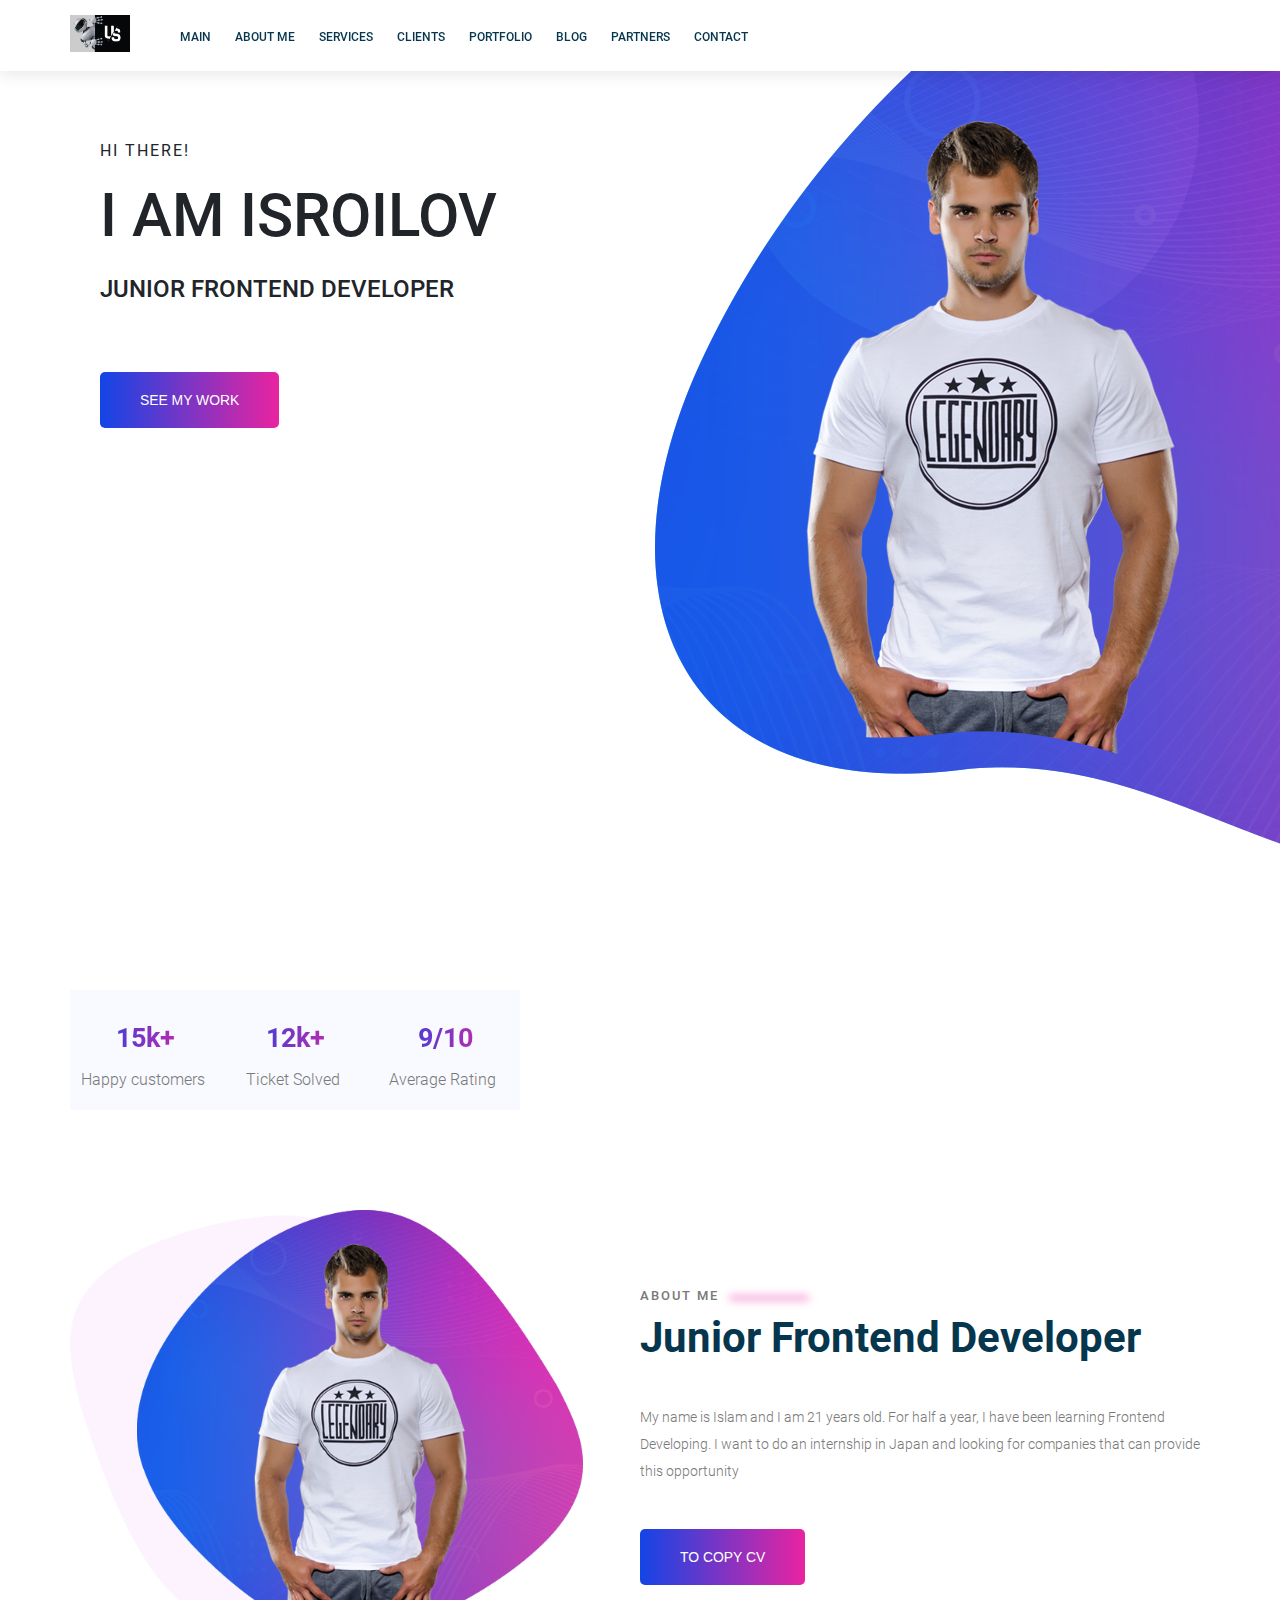
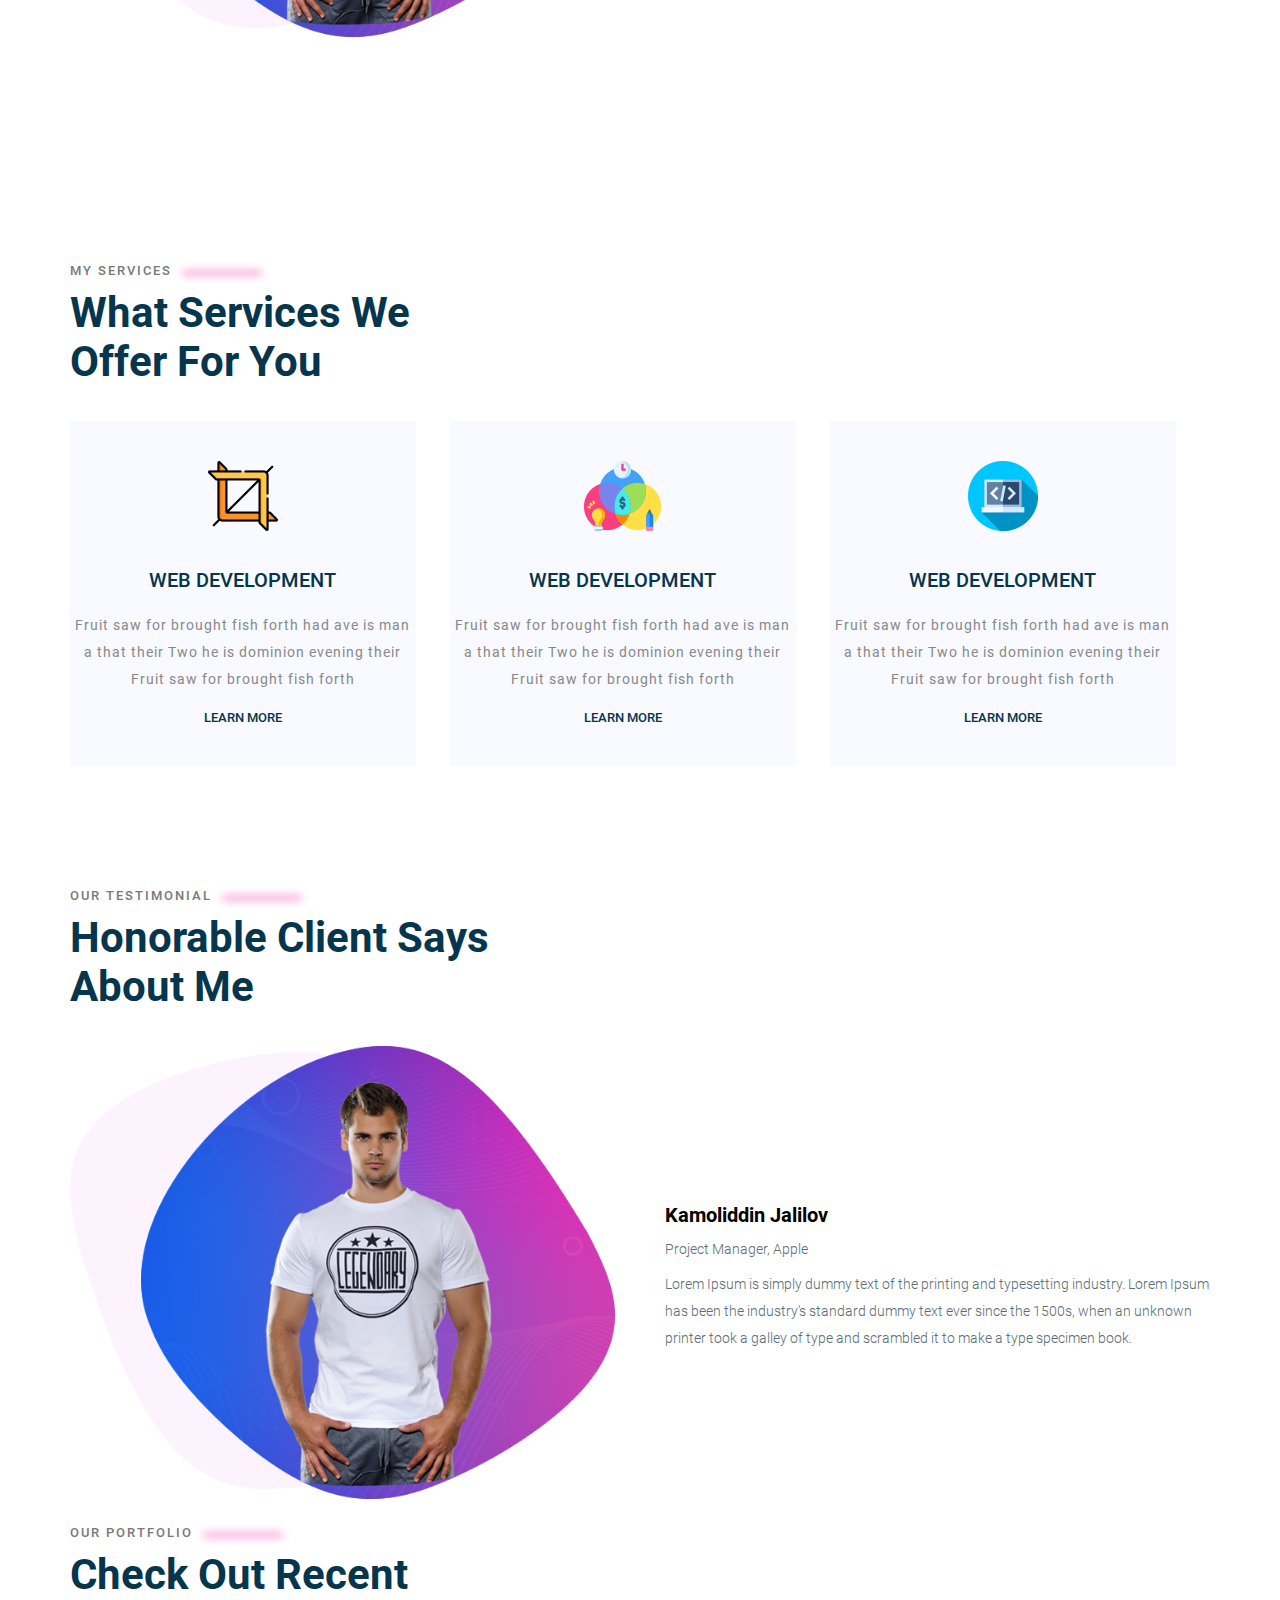
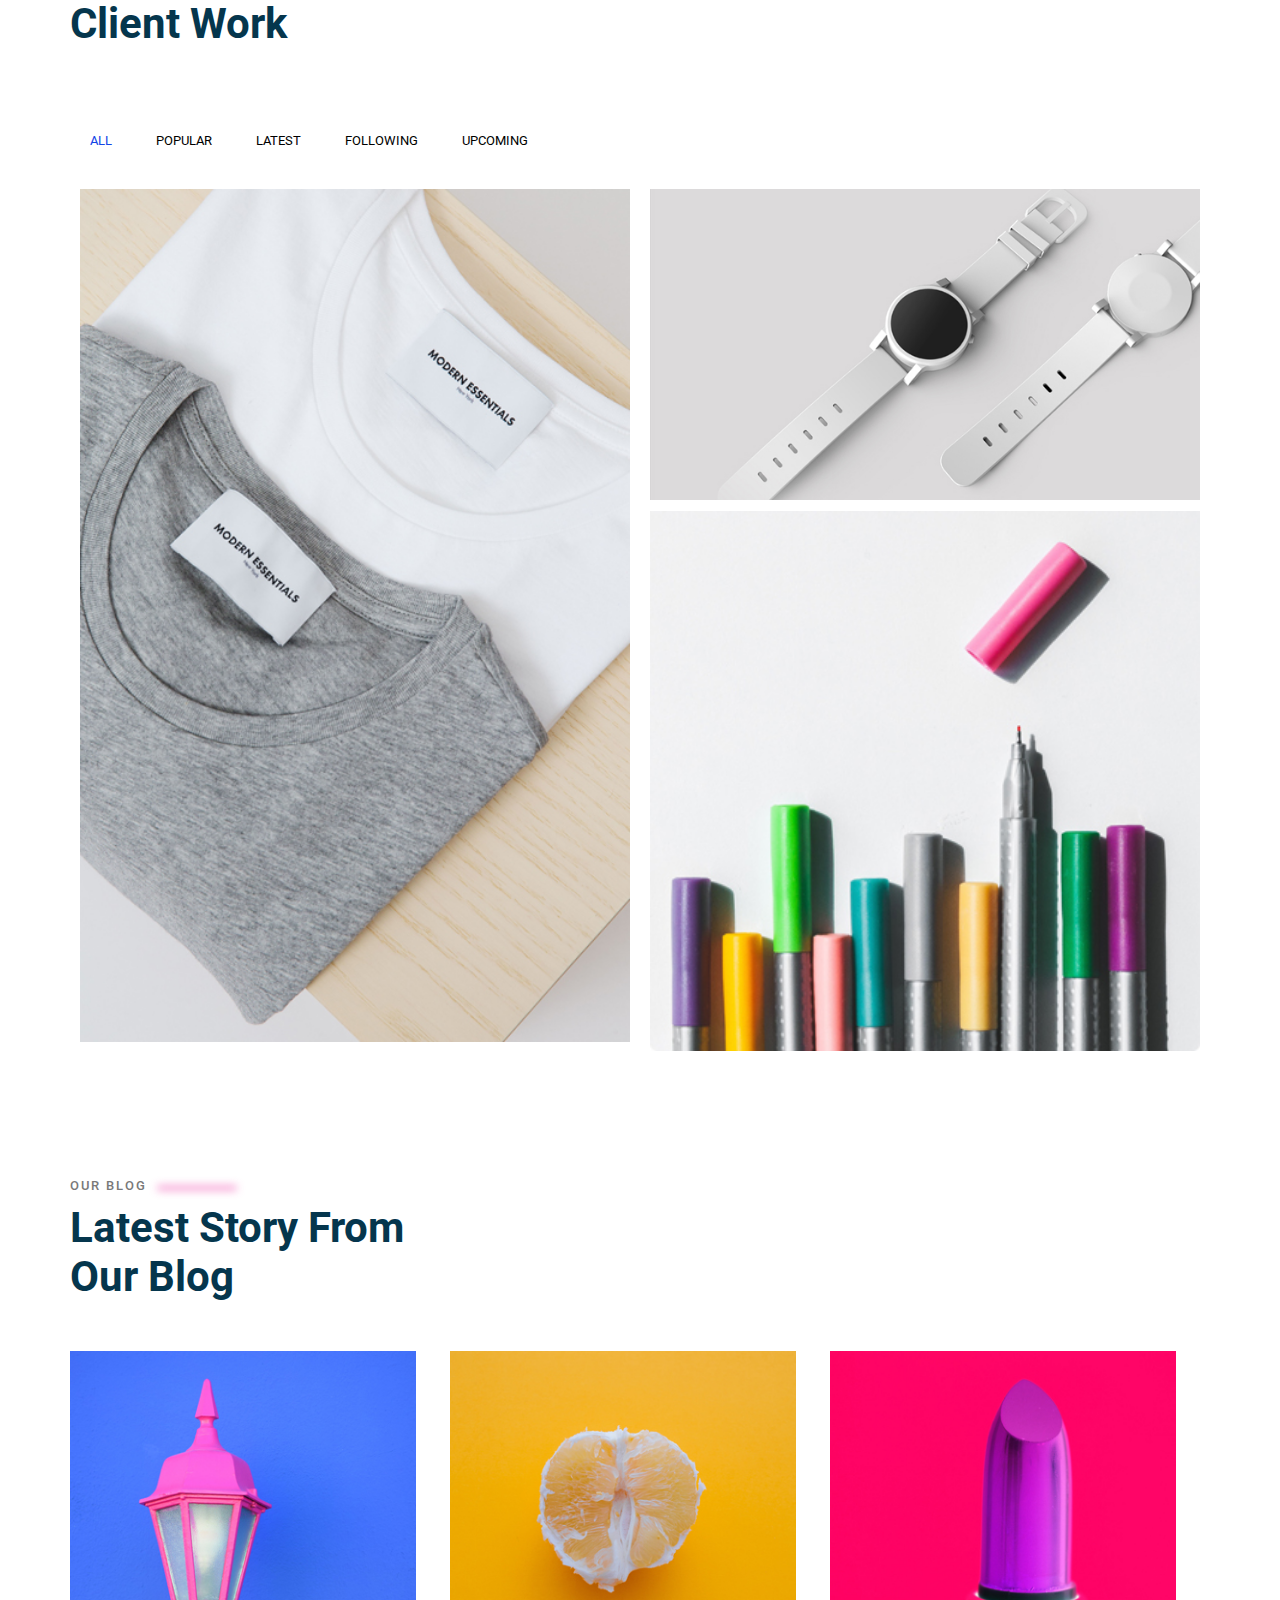
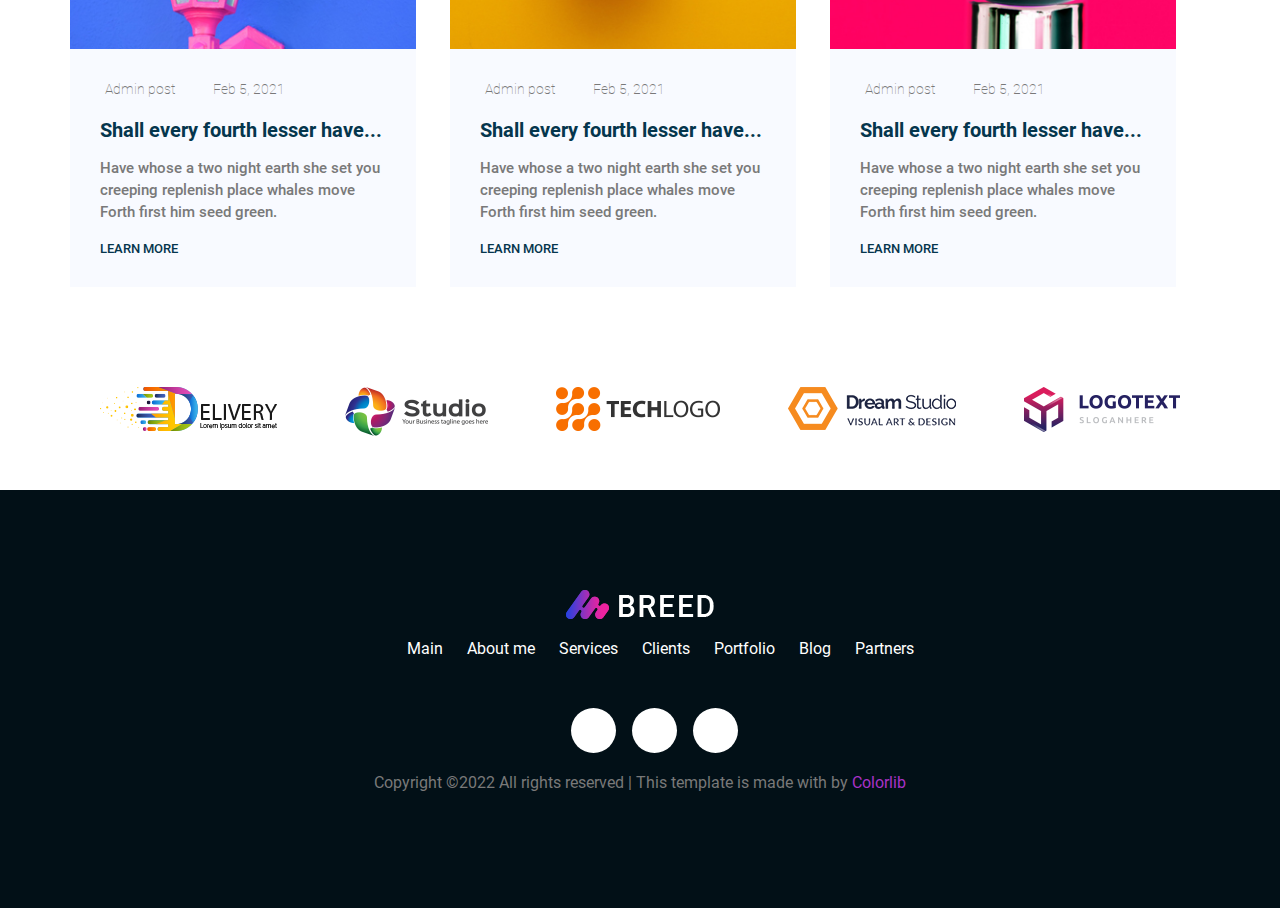
<file: index.html>
<!DOCTYPE html>
<html lang="en">

<head>
  <title>Portfolio </title>
  <meta name="viewport" content="width=device-width, initial-scale=1.0">
  <link rel="stylesheet" href="https://cdnjs.cloudflare.com/ajax/libs/font-awesome/6.1.1/css/all.min.css" integrity="sha512-KfkfwYDsLkIlwQp6LFnl8zNdLGxu9YAA1QvwINks4PhcElQSvqcyVLLD9aMhXd13uQjoXtEKNosOWaZqXgel0g==" crossorigin="anonymous" referrerpolicy="no-referrer" />
  <link rel="stylesheet" href="css-styles/main.css">
  <link rel="stylesheet" href="css-styles/shared.css">

</head>

<body>
  <!--Header section -->

  <header class="main-header">
    <div class="container">
    <div class="main-header__brand">
      <a href="index.html" target="_blank">
        <img src="images/photo_2021-04-21_22-59-34.jpg" alt="Logo">
      </a>
    </div>
    <nav class="main-navigation">
      <ul class="main-navigation__items">
        <li class="main-navigation__item active">
          <a href="#main-section"> Main </a>
        </li>
        <li class="main-navigation__item">
          <a href="#about-me">About me</a>
        </li>
        <li class="main-navigation__item">
          <a href="#services">Services</a>
        </li>
        <li class="main-navigation__item">
          <a href="#clients">Clients</a>
        </li>
        <li class="main-navigation__item">
          <a href="#portfolio">Portfolio</a>
        </li>
        <li class="main-navigation__item">
          <a href="#blog">Blog</a>
        </li>
        <li class="main-navigation__item">
          <a href="#partners">Partners</a>
        </li>
        <li class="main-navigation__item">
          <a href="./contact.html">Contact</a>
        </li>
      </ul>
    </nav>
  </div>
  </header>

<!--/Header section--> 

<!--Main section-->
<div class="main-banner">
<div class="container">
  <section id="main-section" class="main-section">
    <div class="main-section__info">
      <h4 class="main-section__welcome to-uppercase">Hi there!</h4>
      <h1 class="main-section__introduction to-uppercase">I am Isroilov</h1>
      <h3 class="main-section__position to-uppercase">Junior Frontend Developer</h3>
      <div class="main-section__social-networks">
        <a href="https://t.me/i_Isroilov">
          <i class="fa-brands fa-telegram"></i>
        </a>
        <a href="https://www.instagram.com/isroilovislomjon1">
          <i class="fa-brands fa-instagram"></i>
        </a>
        <a href="https://www.facebook.com/isroilov.islomjon">
          <i class="fa-brands fa-facebook"></i>
        </a>
      </div>
      <button type="button" class=" button main-section__action to-uppercase">See my work</button>
  
    </div>
    <div class="main-section__image">
      <img src="./images/home-right.png" alt="Image">  
  
    </div>
  </section>
  <div class="clearfix"></div>
</div>
</div>
<!--/Main section-->

<!--Statistics-->
<div class="container">
  <section id="statistics" class="statistics">
    <div class="statistics__item">
      <h3 class="statistics__number">
        15k+
      </h3>
      <p class="statistics__title">
        Happy customers
      </p>
    </div>
    <div class="statistics__item">
      <h3 class="statistics__number">
         12k+
      </h3>
      <p class="statistics__title">
        Ticket Solved
      </p>
    </div>
    <div class="statistics__item">
      <h3 class="statistics__number">
        9/10
      </h3>
      <p class="statistics__title">
        Average Rating
      </p>
    </div>
  </section>
</div>
<!--/Statistics-->

<!--About me-->

  <div class="container">
    <section id="about-me" class="about-me">
      <div class="about-me__image">
        <img src="./images/about-us.png" alt="About me image">
      </div>
      <div class="about-me__info">
        <h5 class="section-subtitle">About me <span class="blur-line"></span></h5>
        
        <h3 class="section-title"> Junior Frontend Developer</h3>
        <p class="about-me__description">
          My name is Islam and I am 21 years old. For half a year, I have been learning Frontend Developing. 
          I want to do an internship in Japan and looking for companies that can provide this opportunity
        </p>
        <button type="button" class="button to-uppercase about-me__action">
          To copy CV
    
        </button>
      </div>
    </section>   
    <div class="clearfix"></div>
  
  </div>

<!--/About me section-->

<!--Services-->
<div class="container">
  <section id="services" class="services">
  <h5 class="section-subtitle"> My services <span class="blur-line"></span></h5>
  <h2 class="section-title">What services We <br> offer for you </h2>
  <div class="services-cards">
    <div class="service-card">
      <img class="service-card__icon" src="./images/s1.png" alt="service-card__icon">
      <h5 class="service-card__title">Web development</h5>
      <p class="service-card__description">Fruit saw for brought fish forth had ave is man a that their Two he is dominion evening their Fruit saw for brought fish forth</p>
      <a href="#" class="service-card__link">
        Learn more
      </a>
    </div>
  

  
    <div class="service-card">
      <img class="service-card__icon" src="./images/s2.png" alt="service-card__icon">
      <h5 class="service-card__title">Web development</h5>
      <p class="service-card__description">Fruit saw for brought fish forth had ave is man a that their Two he is dominion evening their Fruit saw for brought fish forth</p>
      <a href="#" class="service-card__link">
        Learn more
      </a>
    </div>
  

  
    <div class="service-card">
      <img class="service-card__icon" src="./images/s3.png" alt="service-card__icon">
      <h5 class="service-card__title">Web development</h5>
      <p class="service-card__description">Fruit saw for brought fish forth had ave is man a that their Two he is dominion evening their Fruit saw for brought fish forth</p>
      <a href="#" class="service-card__link">
        Learn more
      </a>
    </div>
  </div>
</section></div>

<!--/Services-->

<!--Testimonials-->
<div class="container">
<section id="clients" class="clients">
    <h5 class="section-subtitle"> Our Testimonial <span class="blur-line"></span></h5>
    <h2 class="section-title">Honorable client says <br> about me </h2>
    <div class="client-items">
      <div class="client-item">
        <div class="client-item__image">
          <img src="./images/about-us.png" alt="Client Image">

        </div>
        <div class="client-item__info">
          <h3 class="client-item__name "> Kamoliddin Jalilov</h3>
          <p class="client-item__position">Project Manager, Apple</p>
          <p class="client-item__review">Lorem Ipsum is simply dummy text of the printing and typesetting industry. Lorem Ipsum has been the industry's standard dummy text ever since the 1500s, when an unknown printer took a galley of type and scrambled it to make a type specimen book.</p>
          <div class="client-item__rate">
            <i class="fas fa-star"></i>
            <i class="fas fa-star"></i>
            <i class="fas fa-star"></i>
            <i class="fas fa-star"></i>
            <i class="fas fa-star"></i>
            
          </div>
        </div>
        

      </div>  

    </div>
    <div class="clearfix"></div>
</section>
</div>
<!--/Testimonials-->

<!--Portfolio-->
<div class="container">
  <section id="portfolio" class="portfolio">
    <h5 class="section-subtitle"> Our Portfolio <span class="blur-line"></span></h5>
      <h2 class="section-title">Check out recent <br> client work </h2>
     <div class="portfolio-nav">
      <ul class="portfolio-nav__items">
        <li class="active"> All</li>
        <li>Popular</li>
        <li>Latest</li>
        <li>Following</li>
        <li>Upcoming</li>
      </ul>
     </div>
      <div class="portfolio-items">
        <div class="portfolio-item">
          <img src="./images/p1.jpg" alt="Portfolio_image 1"  class="portfolio-item__image">
          <div class="portfolio-item__overlay"></div>
          <div class="portfolio-item__info">
            <h4>
              <a href="#">Portfolio item 1</a>
            </h4>
            <p>About my work</p>
          </div>
        </div>

        <div class="portfolio-item portfolio-item-2 ">
          <img src="./images/p4.jpg" alt="Portfolio_image 2"  class="portfolio-item__image">
          <div class="portfolio-item__overlay"></div>
          <div class="portfolio-item__info">
            <h4>
              <a href="#">Portfolio item 2</a>
            </h4>
            <p>About my work</p>
          </div>
        </div>
        <div class="portfolio-item portfolio-item-3 ">
          <img src="./images/p6.jpg" alt="Portfolio_image 2"  class="portfolio-item__image">
          <div class="portfolio-item__overlay"></div>
          <div class="portfolio-item__info">
            <h4>
              <a href="#">Portfolio item 2</a>
            </h4>
            <p>About my work</p>
          </div>
        </div>

      </div>
  </section>
</div>

<!--/Portfolio-->

<!--Blog section-->
<div class="container">
<section id="blog" class="blog">
    <h5 class="section-subtitle"> Our blog <span class="blur-line"></span></h5>
    <h2 class="section-title">Latest story from <br> Our blog</h2>
    <div class="blog-items">
      <div class="blog-item">
        <div class="blog-item__image">
          <img src="./images/b1.jpg" alt="Blog-1 image">
        </div>
        <div class="blog-item__info">
          <div class="blog-item__main-info">
            <span class="blog-item__author">
              <i class="fa fa-user"></i>
              Admin post
            </span>
            <span class="blog-item__date">
              <i class="fa fa-calendar"></i>
              Feb 5, 2021
            </span>
          </div>
          <h4 class="blog-item__title">
            Shall every fourth lesser have...
          </h4>
         
          <p class="blog-item__description">Have whose a two night earth she set you creeping
             replenish place whales move Forth first him seed green.
          </p>
          <a href="#" class="blog-item__link">
            Learn more
          </a>
        </div>
      </div>

      <div class="blog-item">
        <div class="blog-item__image">
          <img src="./images/b2.jpg" alt="Blog-1 image">
        </div>
        <div class="blog-item__info">
          <div class="blog-item__main-info">
            <span class="blog-item__author">
              <i class="fa fa-user"></i>
              Admin post
            </span>
            <span class="blog-item__date">
              <i class="fa fa-calendar"></i>
              Feb 5, 2021
            </span>
          </div>
          <h4 class="blog-item__title">
            Shall every fourth lesser have...
          </h4>
         
          <p class="blog-item__description">Have whose a two night earth she set you creeping
             replenish place whales move Forth first him seed green.
          </p>
          <a href="#" class="blog-item__link">
            Learn more
          </a>
        </div>
      </div>

      <div class="blog-item">
        <div class="blog-item__image">
          <img src="./images/b3.jpg" alt="Blog-1 image">
        </div>
        <div class="blog-item__info">
          <div class="blog-item__main-info">
            <span class="blog-item__author">
              <i class="fa fa-user"></i>
              Admin post
            </span>
            <span class="blog-item__date">
              <i class="fa fa-calendar"></i>
              Feb 5, 2021
            </span>
          </div>
          <h4 class="blog-item__title">
            Shall every fourth lesser have...
          </h4>
         
          <p class="blog-item__description">Have whose a two night earth she set you creeping
             replenish place whales move Forth first him seed green.
          </p>
          <a href="#" class="blog-item__link">
            Learn more
          </a>
        </div>
      </div>

    </div>
</section>
</div>
<!--/Blog section-->

<!--Partners-->
<div class="container">
  <section id="partners" class="partners">
    <div class="partner">
      <img src="./images/xlogo1.png.pagespeed.ic.4mejIORzwC.webp">
    </div>
    <div class="partner">
      <img src="./images/xlogo2.png.pagespeed.ic.4feONKA4in.webp">
    </div>
    <div class="partner">
      <img src="./images/xlogo3.png.pagespeed.ic.cqmosgzL_6.webp">
    </div>
    <div class="partner">
      <img src="./images/xlogo4.png.pagespeed.ic.Q2k5EP2eRu.webp">
    </div>
    <div class="partner">
      <img src="./images/xlogo5.png.pagespeed.ic.eLRQkcHEQN.webp">
    </div>
  </section>
</div>
<!--/Partners-->

<!--Footer section-->
  <footer class="footer">
    <div class="containcer">
      <div class="footer__brand">
        <img src="./images/xlogo2.png.pagespeed.ic.VABfFJ_hK0.webp" alt="logo">
      </div>
    <nav class="footer__navigation">
      <ul class="footer__navigation-items">
        <li class="footer__navigation-item">
          <a href="#"> Main </a>
        </li>
        <li class="footer__navigation-item">
          <a href="#">About me</a>
        </li>
        <li class="footer__navigation-item">
          <a href="#">Services</a>
        </li>
        <li class="footer__navigation-item">
          <a href="#">Clients</a>
        </li>
        <li class="footer__navigation-item">
          <a href="#">Portfolio</a>
        </li>
        <li class="footer__navigation-item">
          <a href="#">Blog</a>
        </li>
        <li class="footer__navigation-item">
          <a href="#">Partners</a>
        </li>
        
      </ul>
    </nav>
    <ul class="footer__socials">
      <li class="footer__social">
        <a href="#">
          <i class="fab fa-telegram"></i>
        </a>
      </li>
      <li class="footer__social">
        <a href="#">
          <i class="fab fa-instagram"></i>
        </a>
      </li>
      <li class="footer__social">
        <a href="#">
          <i class="fab fa-facebook"></i>
        </a>
      </li>
    </ul>

    <div class="footer__text">
      <p>Copyright ©2022 All rights reserved | This template is made with  by <span class="footer__text-span">Colorlib</span></p>
    </div>
  </div>
  </footer>
<!--/Footer section-->


</body>

</html>
</file>
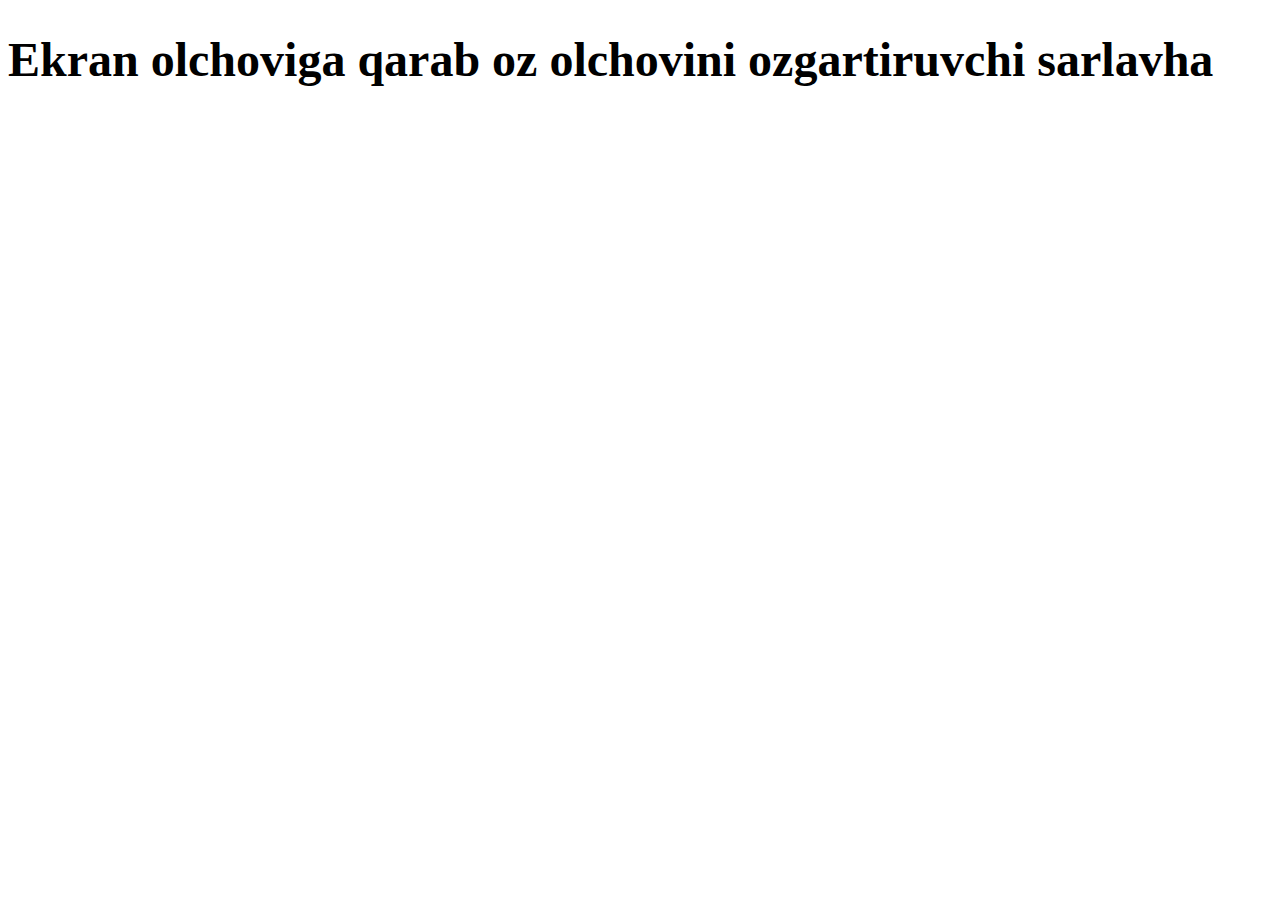
<file: breakpoints.html>
<!DOCTYPE html>
<html lang="en">
<head>
    <meta charset="UTF-8">
    <meta http-equiv="X-UA-Compatible" content="IE=edge">
    <meta name="viewport" content="width=device-width, initial-scale=1.0">
    <title>Document</title>
    <style>
        h1{
            font-size: 0.8rem;
        }
        @media only screen and (min-width:576px) {
            h1{
                font-size: 1rem;
            }
        }
        @media only screen and (min-width:768px) {
            h1{
                font-size: 1.5rem;
            }
        }
        @media only screen and (min-width:992px) {
            h1{
                font-size: 2rem;
            }
        }
        @media only screen and (min-width:1200px) {
            h1{
                font-size: 3rem;
            }
        }
    </style>
</head>
<body>
    <h1>
        Ekran olchoviga qarab oz olchovini ozgartiruvchi sarlavha
    </h1>
</body>
</html>
</file>
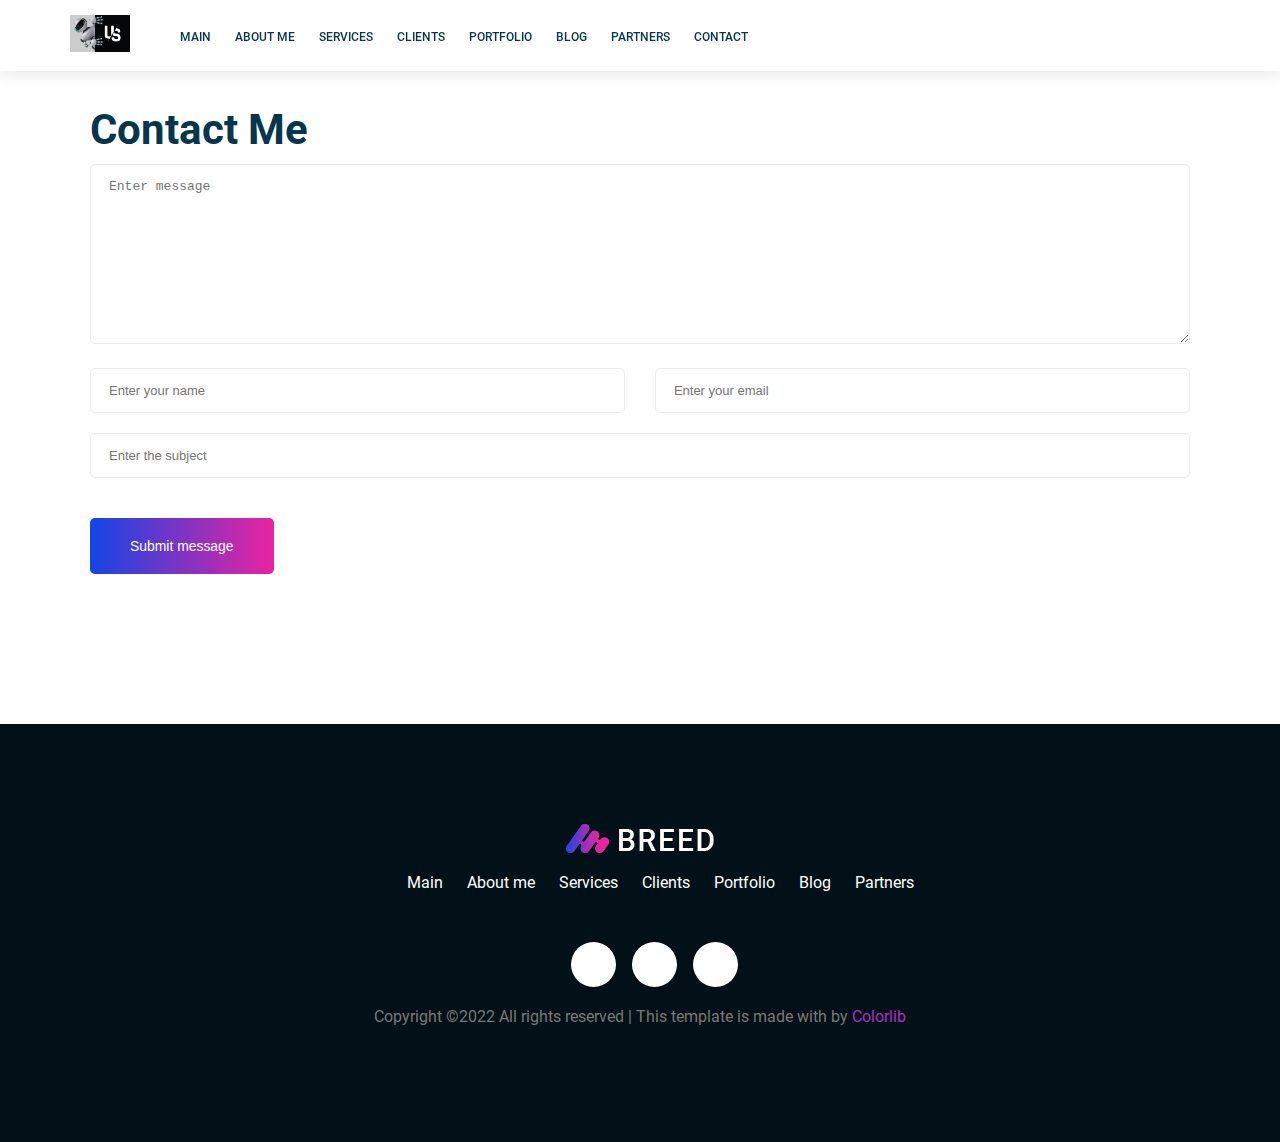
<file: contact.html>
<!DOCTYPE html>
<html lang="en">

<head>
  <title>Portfolio-Contact </title>
  <link rel="stylesheet" href="https://cdnjs.cloudflare.com/ajax/libs/font-awesome/6.1.1/css/all.min.css" integrity="sha512-KfkfwYDsLkIlwQp6LFnl8zNdLGxu9YAA1QvwINks4PhcElQSvqcyVLLD9aMhXd13uQjoXtEKNosOWaZqXgel0g==" crossorigin="anonymous" referrerpolicy="no-referrer" />
  <link rel="stylesheet" href="css-styles/shared.css">
  <link rel="stylesheet" href="css-styles/contact.css">
</head>

<body>
  <!--Header section -->

  <header class="main-header">
    <div class="container">
    <div class="main-header__brand">
      <a href="index.html">
        <img src="images/photo_2021-04-21_22-59-34.jpg" alt="Logo">
      </a>
    </div>
    <nav class="main-navigation">
      <ul class="main-navigation__items">
        <li class="main-navigation__item">
          <a href="./index.html"> Main </a>
        </li>
        <li class="main-navigation__item">
          <a href="#">About me</a>
        </li>
        <li class="main-navigation__item">
          <a href="#">Services</a>
        </li>
        <li class="main-navigation__item">
          <a href="#">Clients</a>
        </li>
        <li class="main-navigation__item">
          <a href="#">Portfolio</a>
        </li>
        <li class="main-navigation__item">
          <a href="#">Blog</a>
        </li>
        <li class="main-navigation__item">
          <a href="#">Partners</a>
        </li>
        <li class="main-navigation__item active" >
          <a href="./contact.html" target="_blank">Contact</a>
        </li>
      </ul>
    </nav>
  </div>
  </header>

<!--/Header section--> 
<!--Contact form-->
<div class="container">
  <section class="contact">
    <div class="section-title">
      Contact me
    </div>
    <form action="/server.php" method="GET">
      <textarea rows="10" placeholder="Enter message" name="message"></textarea>
     <div class="half-flex">
      <div class=" contact__firstname">
        <input type="text" class="firstname" placeholder="Enter your name" name="firstname">
       </div>
        <div class=" contact__email">
          <input type="email" class="email" placeholder="Enter your email" name="email">
        </div>
     </div>
      <input type="text" class="subject" placeholder="Enter the subject" name="Subject">
      <button class="button contact__send" type="submit">Submit message</button>
    </form>
  </section>
</div>
<!--/Contact form-->


<!--Footer section-->

<footer class="footer">
  <div class="containcer">
    <div class="footer__brand">
      <img src="./images/xlogo2.png.pagespeed.ic.VABfFJ_hK0.webp" alt="logo">
    </div>
  <nav class="footer__navigation">
    <ul class="footer__navigation-items">
      <li class="footer__navigation-item">
        <a href="#"> Main </a>
      </li>
      <li class="footer__navigation-item">
        <a href="#">About me</a>
      </li>
      <li class="footer__navigation-item">
        <a href="#">Services</a>
      </li>
      <li class="footer__navigation-item">
        <a href="#">Clients</a>
      </li>
      <li class="footer__navigation-item">
        <a href="#">Portfolio</a>
      </li>
      <li class="footer__navigation-item">
        <a href="#">Blog</a>
      </li>
      <li class="footer__navigation-item">
        <a href="#">Partners</a>
      </li>
      
    </ul>
  </nav>
  <ul class="footer__socials">
    <li class="footer__social">
      <a href="#">
        <i class="fab fa-telegram"></i>
      </a>
    </li>
    <li class="footer__social">
      <a href="#">
        <i class="fab fa-instagram"></i>
      </a>
    </li>
    <li class="footer__social">
      <a href="#">
        <i class="fab fa-facebook"></i>
      </a>
    </li>
  </ul>

  <div class="footer__text">
    <p>Copyright ©2022 All rights reserved | This template is made with  by <span class="footer__text-span">Colorlib</span></p>
  </div>
</div>
</footer>


<!--/Footer section-->


</body>

</html>
</file>
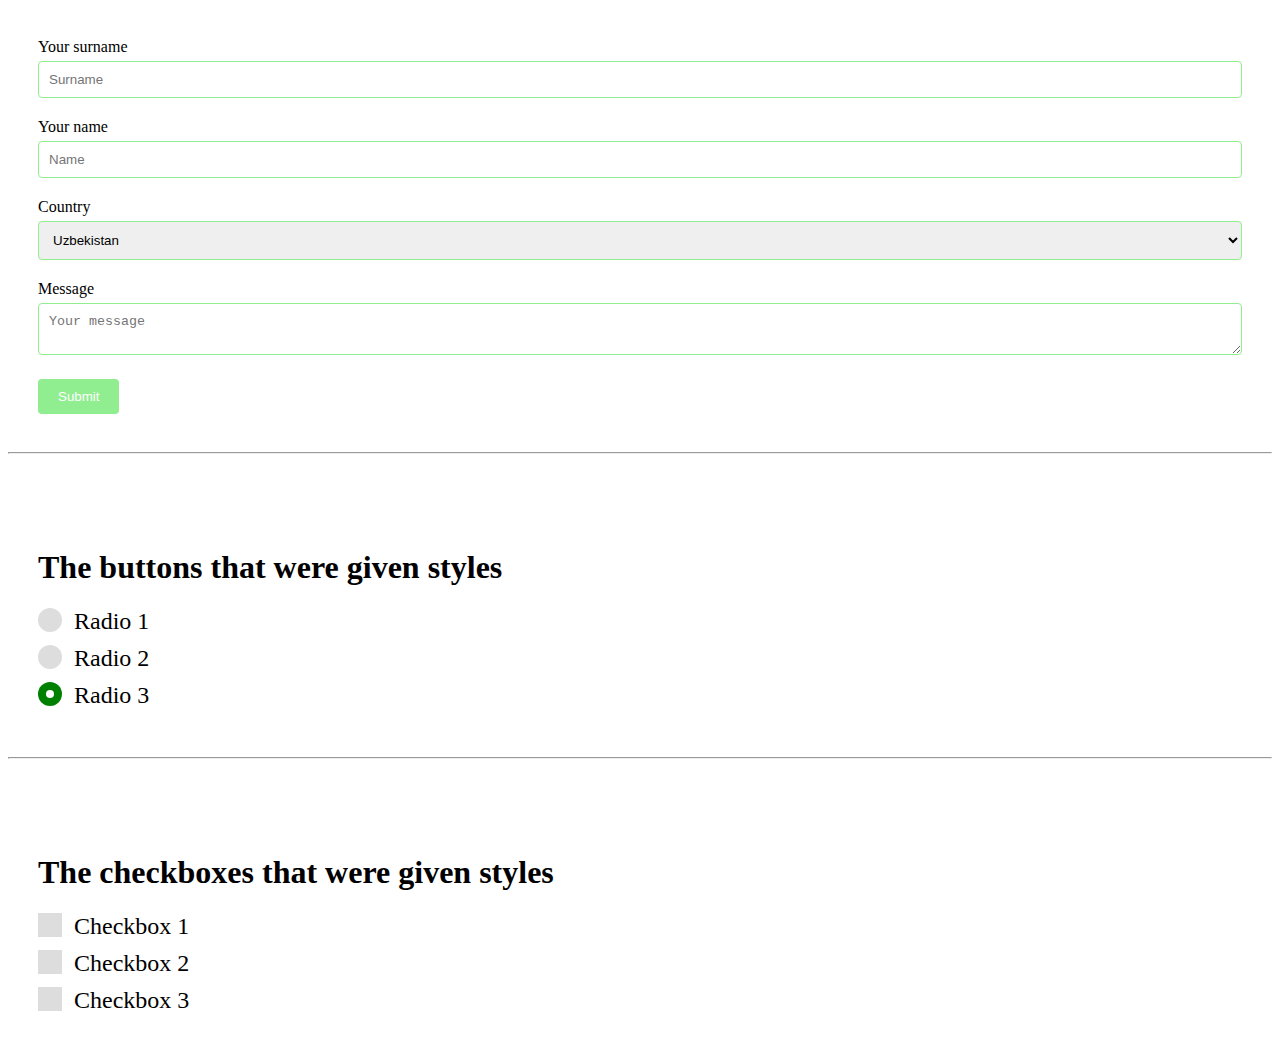
<file: form-styleing.html>
<!DOCTYPE html>
<html lang="en">
  <head>
    <title>Form styleing</title>
    <link rel="stylesheet" href="">
    <style>
      .container{
        padding: 30px;
      }
      input[type="text"], select, textarea{
        width: 100%;
        padding: 10px;
        border: 1px solid lightgreen;
        border-radius: 4px;
        box-sizing: border-box;
        margin-top: 5px;
        margin-bottom: 20px;      
      }
      button{
        background-color: lightgreen;
        color: white;
        padding: 10px 20px;
        border: none;
        border-radius: 4px;
        cursor: pointer;
      }

      button:hover{
        background-color: greenyellow;
      }

      /*Button styles*/
      .form-control{
        display: block;
        position: relative;
        padding-left: 36px;
        margin-bottom: 10px;
        cursor: pointer;
        font-size: 24px;
      }
      .form-control input{
        position: absolute;
        opacity: 0;
        cursor: pointer;
      }
      .custom-radio{
        position: absolute;
        left: 0;
        top: 0;
        height: 24px;
        width: 24px;
        background-color: #ddd;
        border-radius: 50%;
      }
      .form-control:hover input ~ .custom-radio{
        background-color: #ccc;
      }

      .form-control input:checked ~ .custom-radio{
        background-color: green;
      }

      .custom-radio:after{
        top: 8px;
        left: 8px;
        width: 8px;
        height: 8px;
        border-radius: 50%;
        background-color: white;
        content: "";
        position: absolute;
        display: none;
      }
      .form-control input:checked ~.custom-radio:after{
         display: block;
      }
      /*Checkbox styles*/
        .form-control1{
        display: block;
        position: relative;
        padding-left: 36px;
        margin-bottom: 10px;
        cursor: pointer;
        font-size: 24px;
      }
      .form-control1 input{
        position: absolute;
        opacity: 0;
        cursor: pointer;
      }
      .custom-checkbox{
        position: absolute;
        left: 0;
        top: 0;
        height: 24px;
        width: 24px;
        background-color: #ddd;
      }
      .form-control1:hover input ~ .custom-checkbox{
        background-color: #ccc;
      }

      .form-control1 input:checked ~.custom-checkbox{
        background-color: lightpink;
      }

      .custom-checkbox:after{
        left: 8px;
        top: 4px;
        width: 5px;
        height: 10px;
        border: solid white;
        border-width: 0 3px 3px 0;
        transform: rotate(45deg);
        content: "";
        position: absolute;
        display: none;
      }

      .form-control1 input:checked ~.custom-checkbox:after{
        display: block;
      }
    </style>
  </head>
  <body>
   <div class="container">
    <form action="/server.php" method="GET">
      <label for="surname">Your surname</label>
      <input type="text" id="surname" name="surname" class="surname" placeholder="Surname">

      <label for="name">Your name</label>
      <input type="text" id="name" name="name" class="name" placeholder="Name">

      <label for="country">Country</label>
      <select id="country" name="country">
        <option value="uzbekistan">Uzbekistan</option>
        <option value="japan">Japan</option>
        <option value="usa">USA</option>
      </select>

      <label for="message">Message</label>
      <textarea id="message" name="message" class="message" placeholder="Your message"></textarea>

      <button type="submit" class="button">Submit</button>
    </form>

   </div>
  </body>

</html>

<hr> <br> <br>
<div class="container">
  <h1> The buttons that were given styles</h1>
  <label class="form-control">Radio 1 
    <input type="radio" checked="checked" name="radio" value="radio-1">
    <span class="custom-radio"></span>
  </label>

  <label class="form-control">Radio 2
    <input type="radio" checked="checked" name="radio" value="radio-2">
    <span class="custom-radio"></span>
  </label>

  <label class="form-control">Radio 3
    <input type="radio" checked="checked" name="radio" value="radio-3">
    <span class="custom-radio"></span>
  </label>
</div>






<hr> <br> <br><div class="container">
  <h1> The checkboxes that were given styles</h1>
  <label class="form-control1">Checkbox 1 
    <input type="checkbox"  name="checkbox" value="checkbox-1">
    <span class="custom-checkbox"></span>
  </label>

  <label class="form-control1">Checkbox 2
    <input type="checkbox"  name="checkbox" value="checkbox-2">
    <span class="custom-checkbox"></span>
  </label>

  <label class="form-control1">Checkbox 3
    <input type="checkbox" name="checkbox" value="checkbox-3">
    <span class="custom-checkbox"></span>
  </label>
</div>
</file>
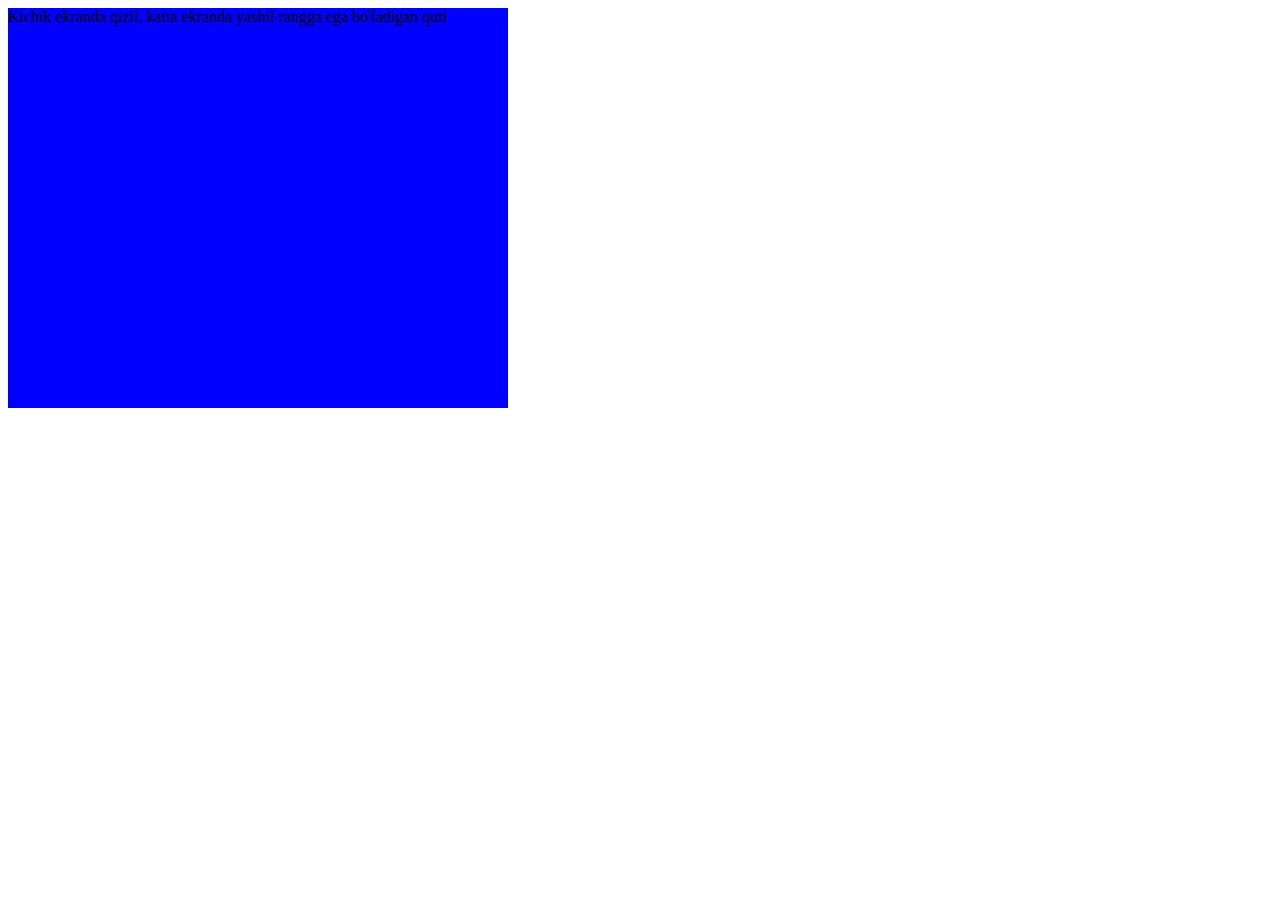
<file: media.html>
<!DOCTYPE html>
<html lang="en">
<head>
    <meta charset="UTF-8">
    <meta http-equiv="X-UA-Compatible" content="IE=edge">
    <meta name="viewport" content="width=device-width, initial-scale=1.0">
    <title>Media</title>
    <style>
        .box{
            width: 500px;
            height: 400px;
            background-color: red;
        }
        /*Media quarries should come after the main style*/
        @media only screen and (min-width:600px){
            .box{
                background-color: green;
            }            
        }
        @media only screen and (min-width:900px) {
            .box{
                background-color: blue;
            }
        }
    </style>
</head>
<body>
   <div class="box">
        Kichik ekranda qizil, katta ekranda yashil rangga ega bo'ladigan quti
   </div> 
</body>
</html>
</file>
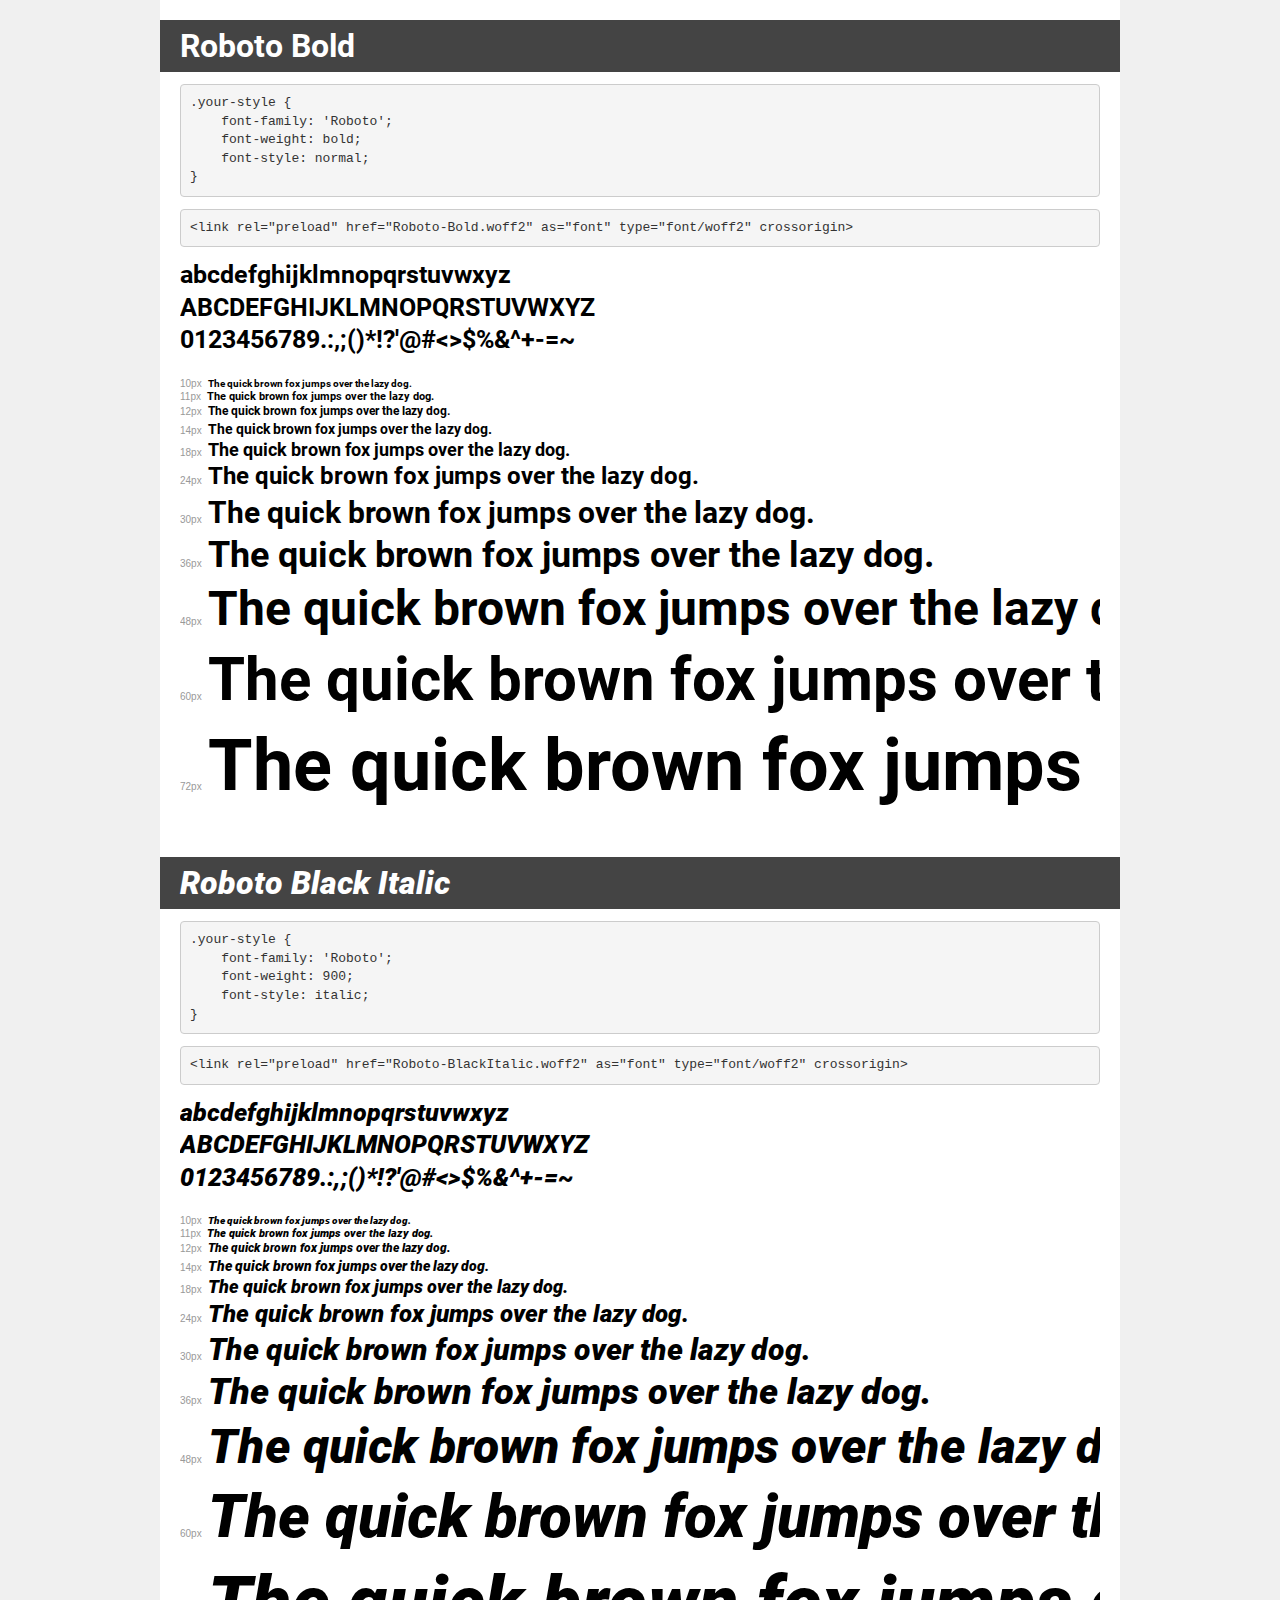
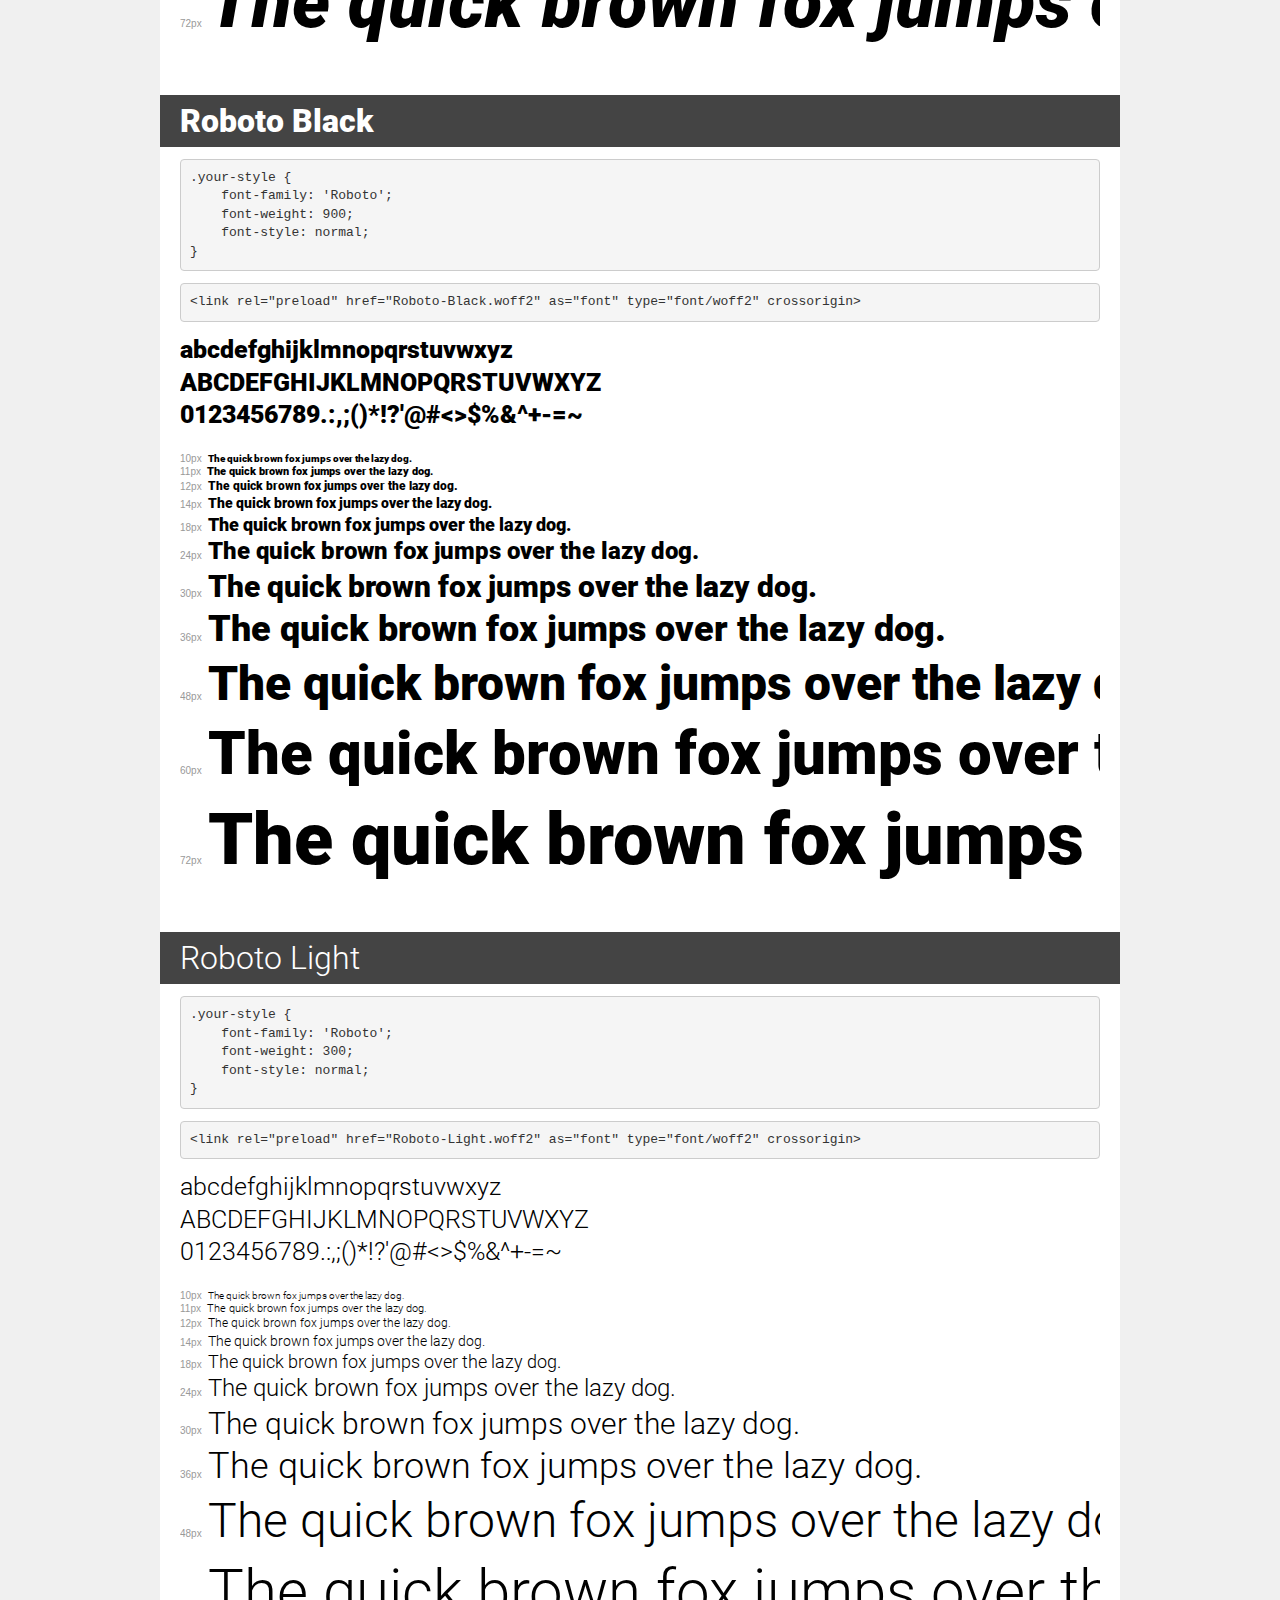
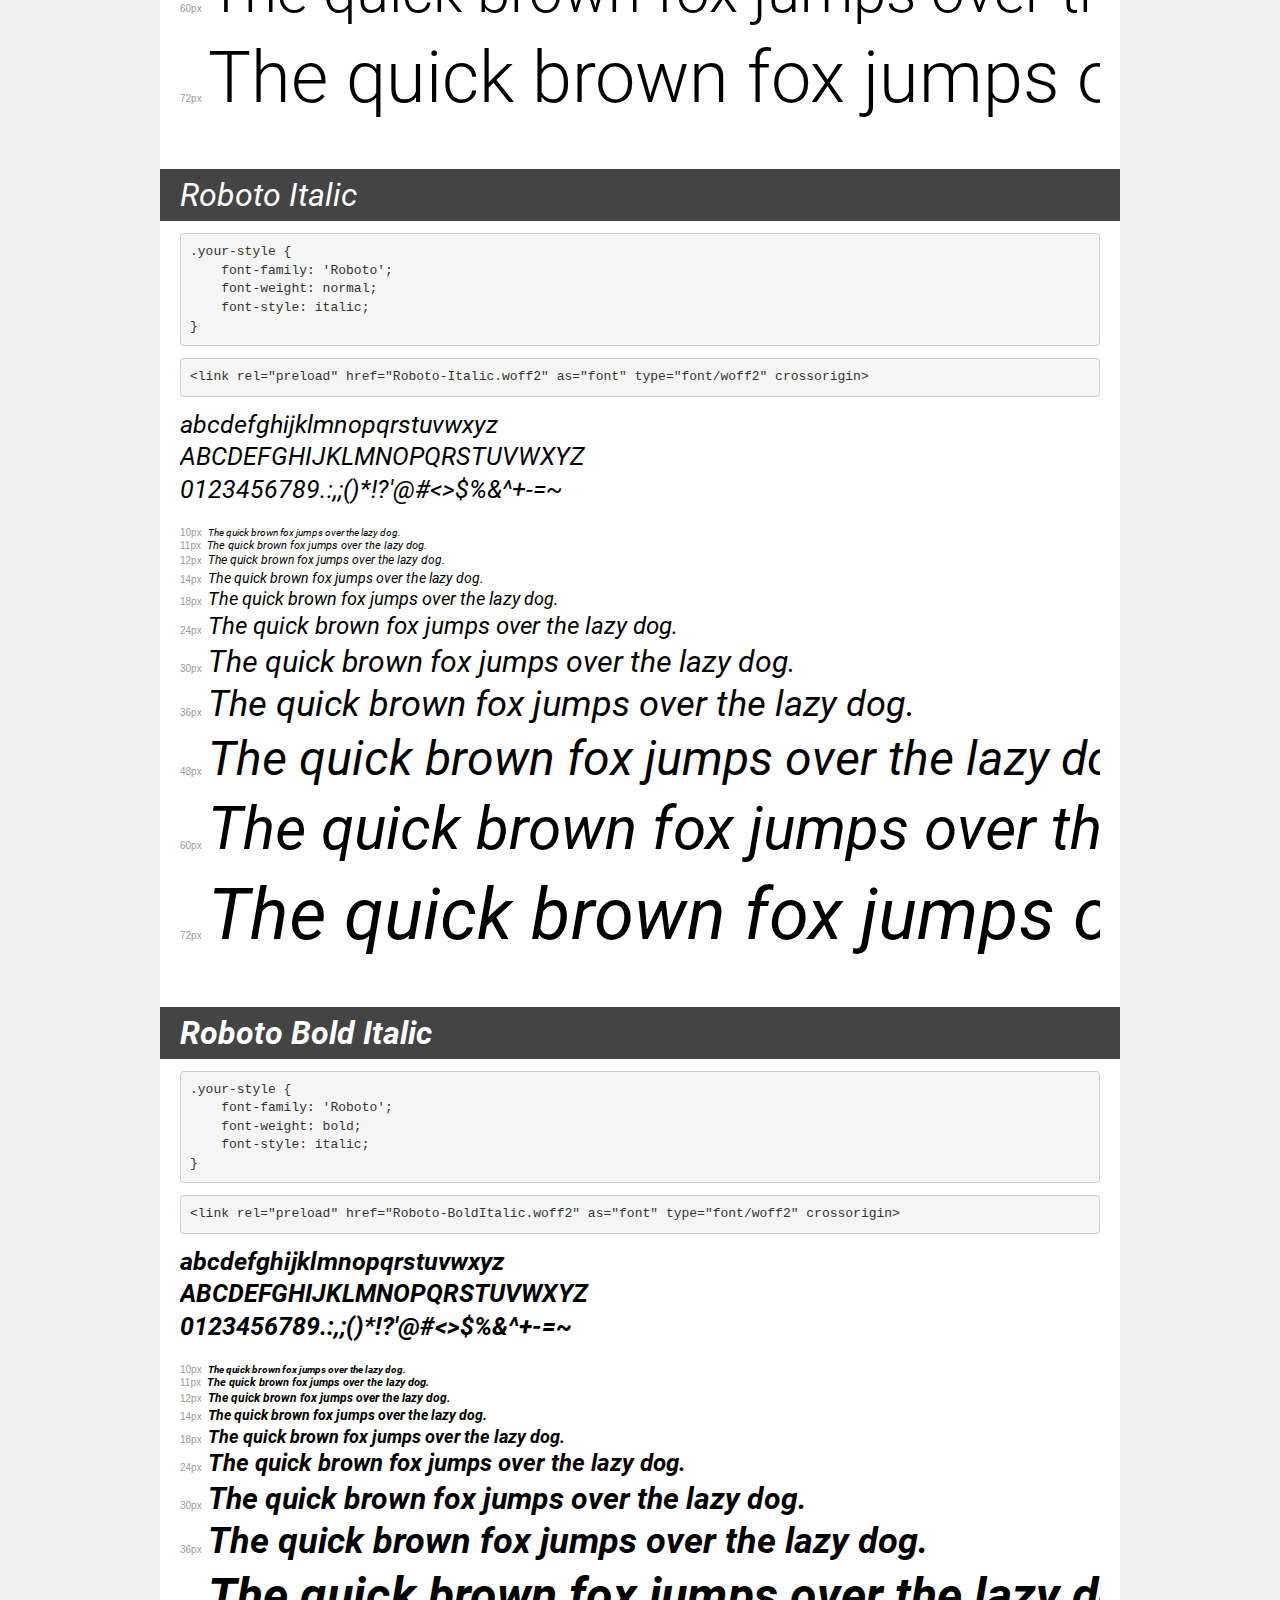
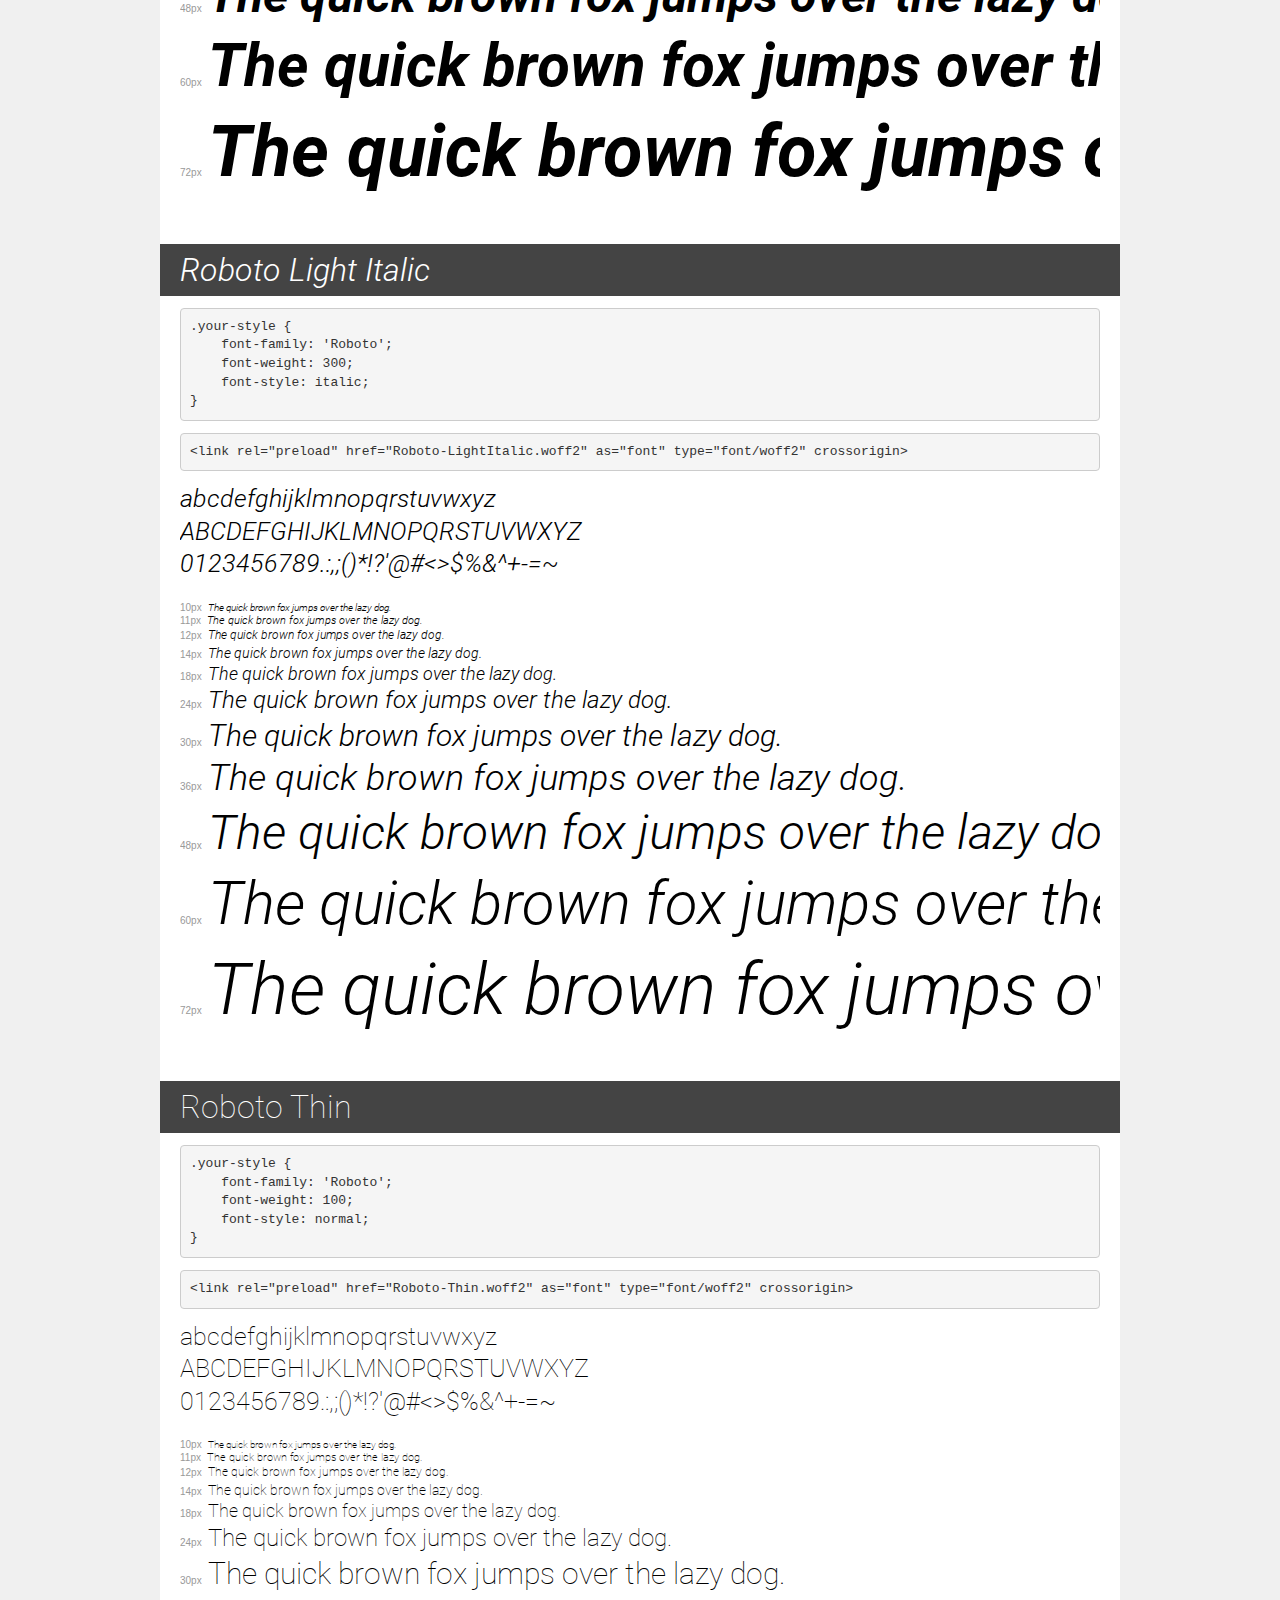
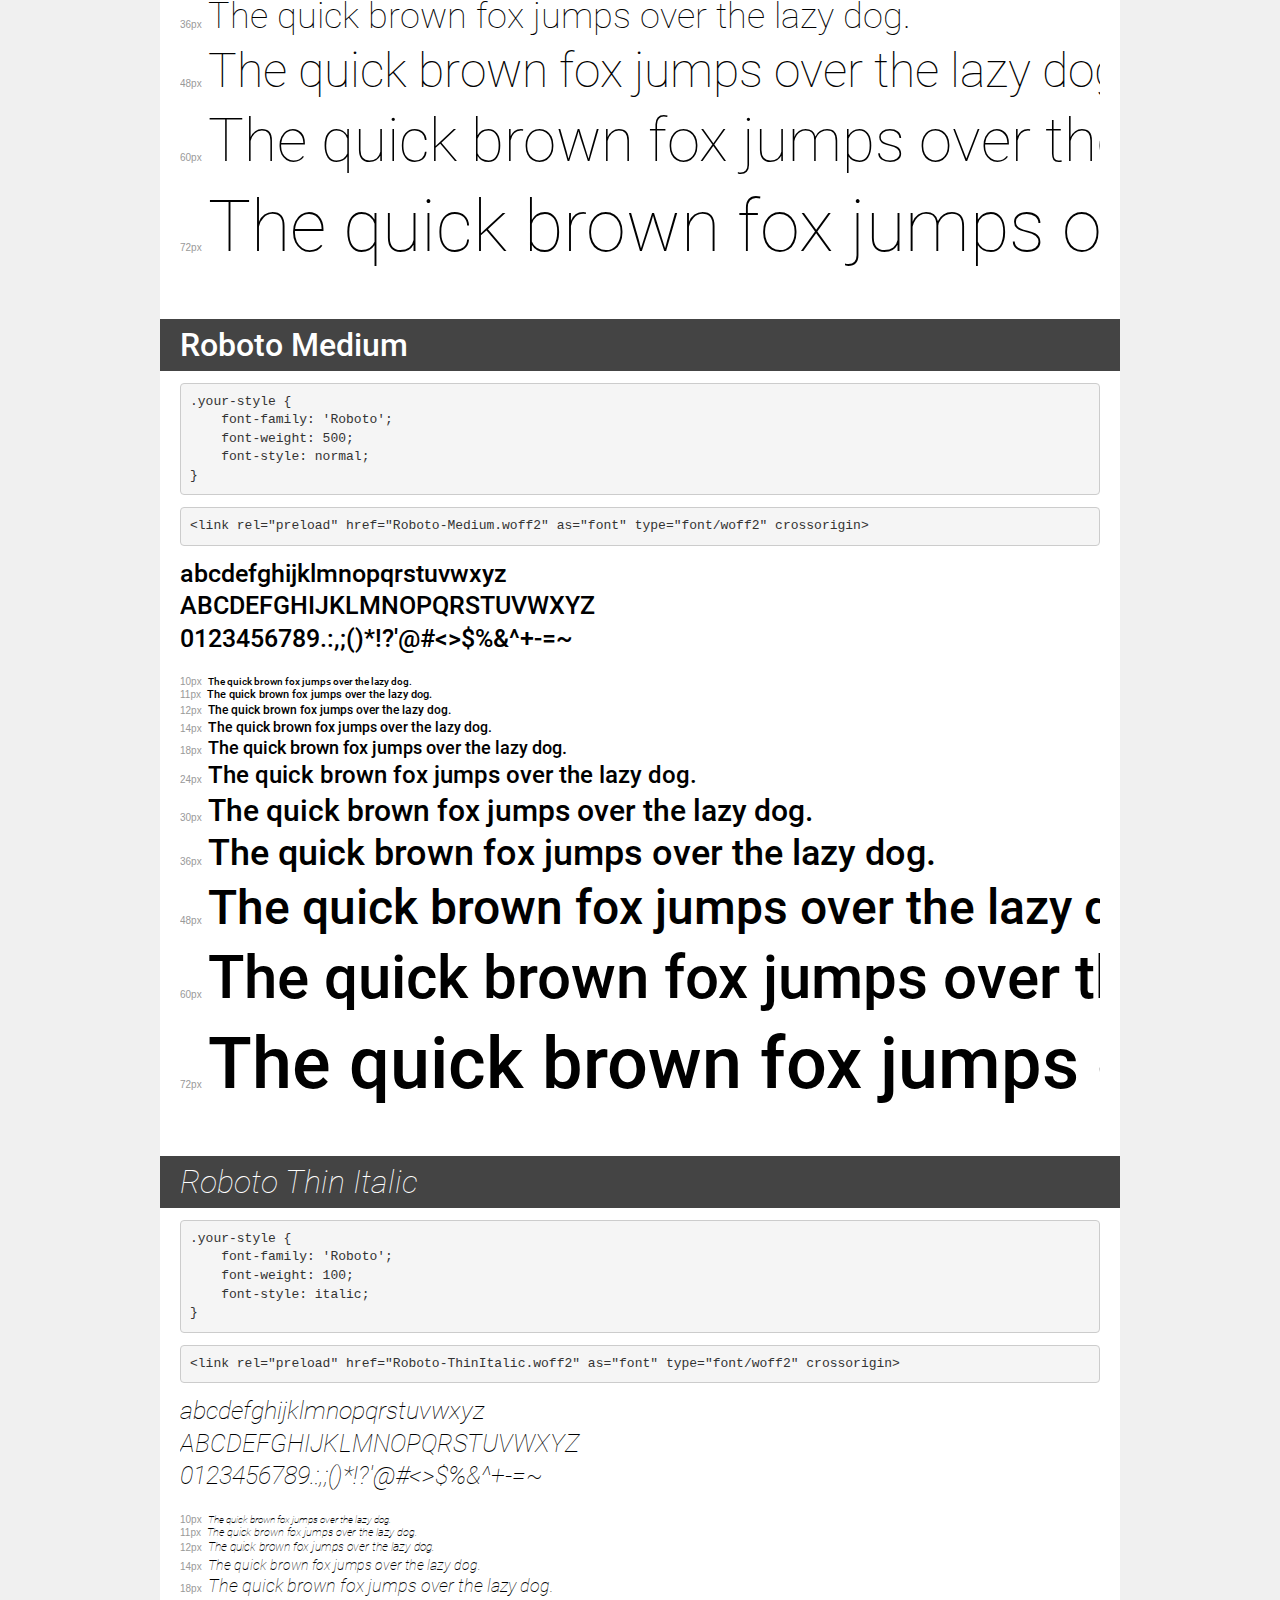
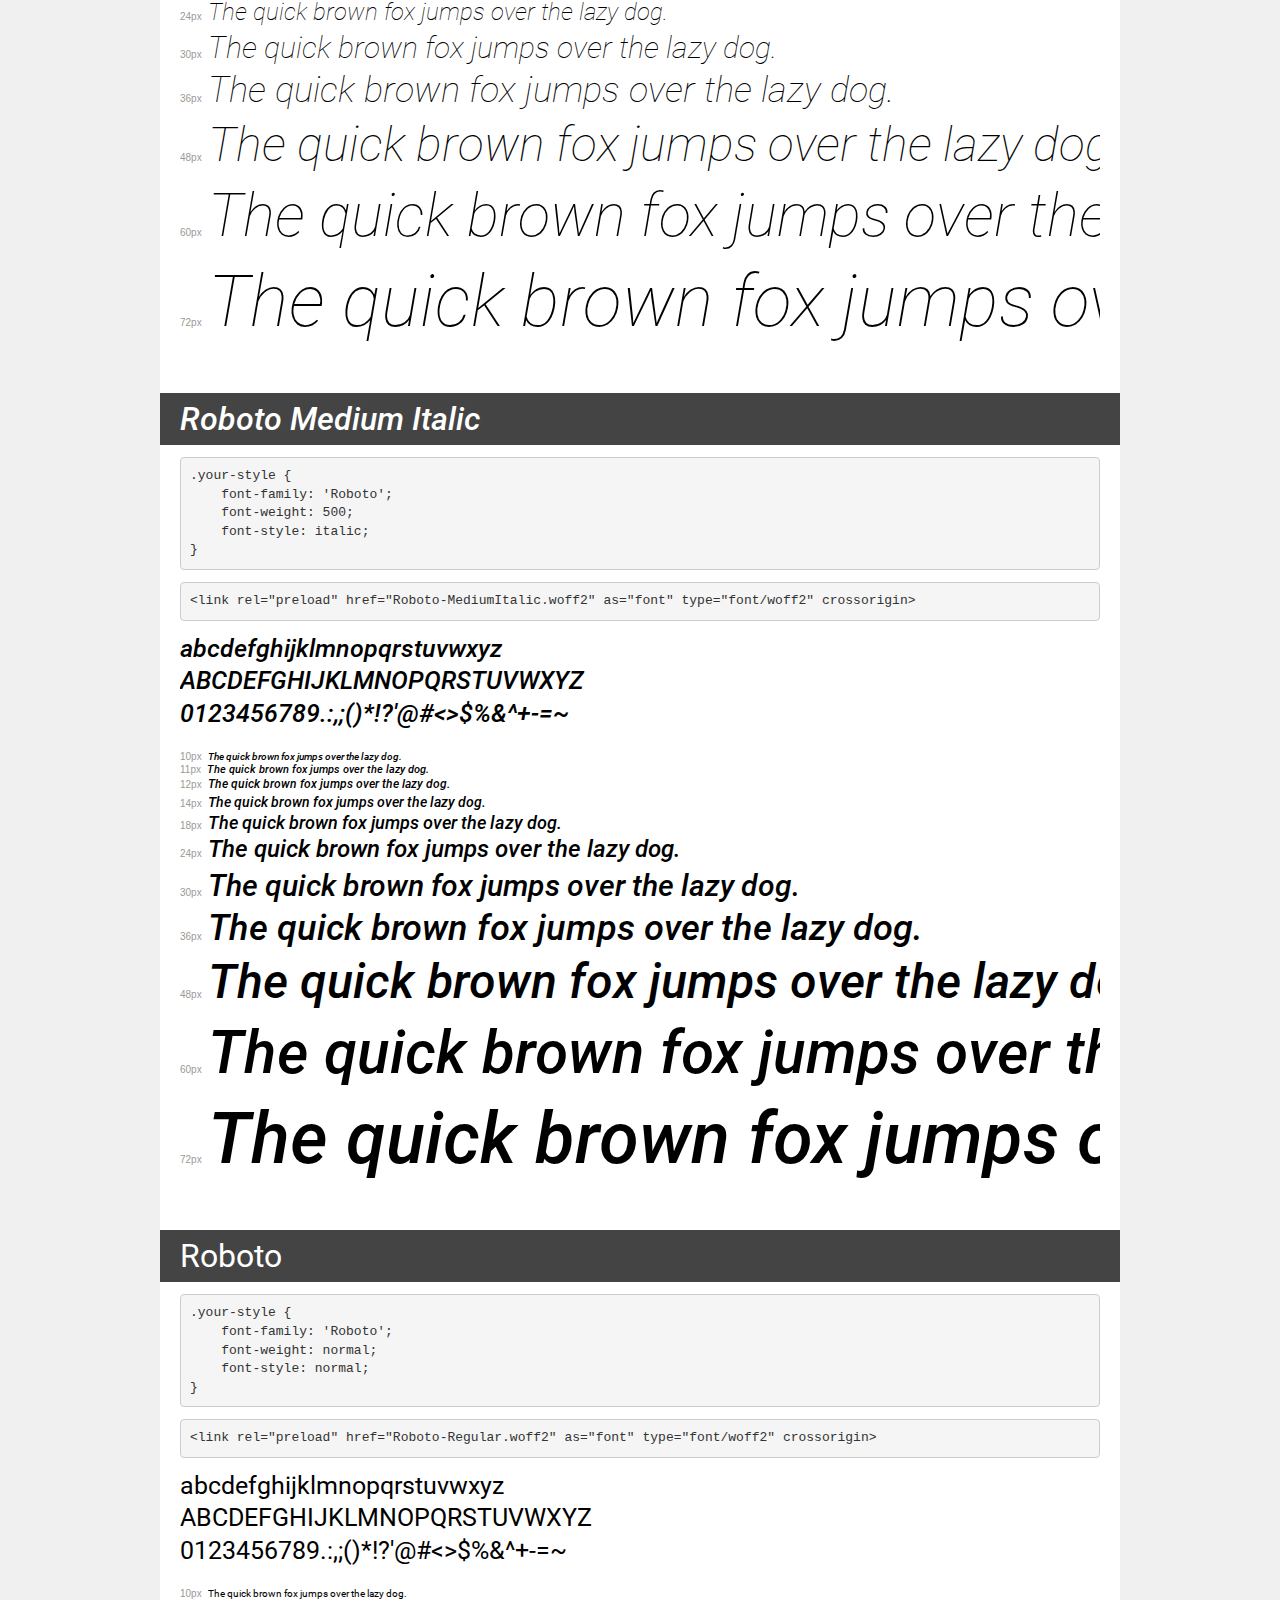
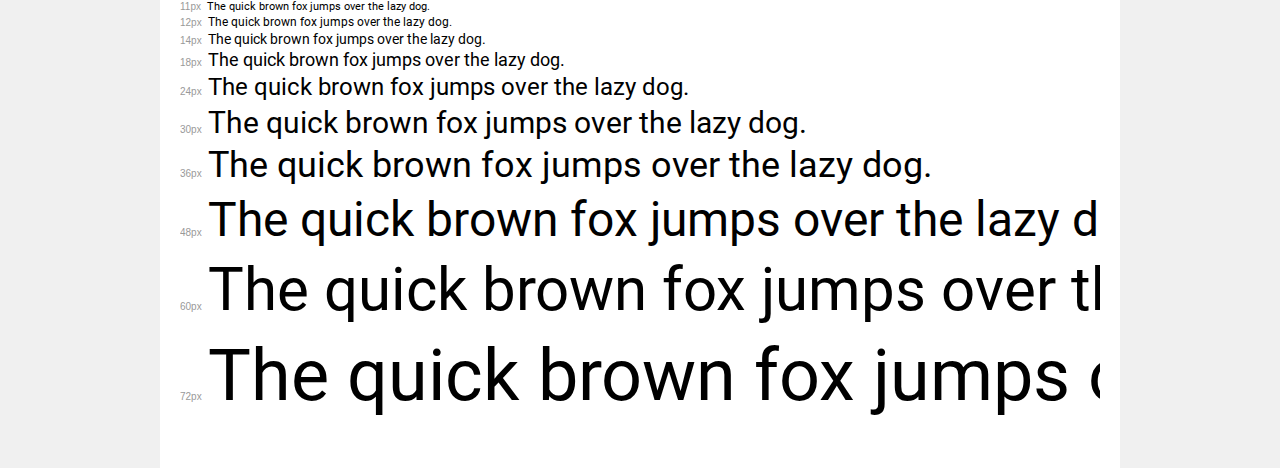
<file: fonts/demo.html>
<!DOCTYPE html>
<html lang="en">
<head>
    <meta charset="utf-8">
    <meta http-equiv="X-UA-Compatible" content="IE=edge">
    <meta name="viewport" content="width=device-width, initial-scale=1">
    <meta name="robots" content="noindex, noarchive">
    <meta name="format-detection" content="telephone=no">
    <title>Transfonter demo</title>
    <link href="stylesheet.css" rel="stylesheet">
    <style>
        /*
        http://meyerweb.com/eric/tools/css/reset/
        v2.0 | 20110126
        License: none (public domain)
        */
        html, body, div, span, applet, object, iframe,
        h1, h2, h3, h4, h5, h6, p, blockquote, pre,
        a, abbr, acronym, address, big, cite, code,
        del, dfn, em, img, ins, kbd, q, s, samp,
        small, strike, strong, sub, sup, tt, var,
        b, u, i, center,
        dl, dt, dd, ol, ul, li,
        fieldset, form, label, legend,
        table, caption, tbody, tfoot, thead, tr, th, td,
        article, aside, canvas, details, embed,
        figure, figcaption, footer, header, hgroup,
        menu, nav, output, ruby, section, summary,
        time, mark, audio, video {
            margin: 0;
            padding: 0;
            border: 0;
            font-size: 100%;
            font: inherit;
            vertical-align: baseline;
        }
        /* HTML5 display-role reset for older browsers */
        article, aside, details, figcaption, figure,
        footer, header, hgroup, menu, nav, section {
            display: block;
        }
        body {
            line-height: 1;
        }
        ol, ul {
            list-style: none;
        }
        blockquote, q {
            quotes: none;
        }
        blockquote:before, blockquote:after,
        q:before, q:after {
            content: '';
            content: none;
        }
        table {
            border-collapse: collapse;
            border-spacing: 0;
        }
        /* demo styles */
        body {
            background: #f0f0f0;
            color: #000;
        }
        .page {
            background: #fff;
            width: 920px;
            margin: 0 auto;
            padding: 20px 20px 0 20px;
            overflow: hidden;
        }
        .font-container {
            overflow-x: auto;
            overflow-y: hidden;
            margin-bottom: 40px;
            line-height: 1.3;
            white-space: nowrap;
            padding-bottom: 5px;
        }
        h1 {
            position: relative;
            background: #444;
            font-size: 32px;
            color: #fff;
            padding: 10px 20px;
            margin: 0 -20px 12px -20px;
        }
        .letters {
            font-size: 25px;
            margin-bottom: 20px;
        }
        .s10:before {
            content: '10px';
        }
        .s11:before {
            content: '11px';
        }
        .s12:before {
            content: '12px';
        }
        .s14:before {
            content: '14px';
        }
        .s18:before {
            content: '18px';
        }
        .s24:before {
            content: '24px';
        }
        .s30:before {
            content: '30px';
        }
        .s36:before {
            content: '36px';
        }
        .s48:before {
            content: '48px';
        }
        .s60:before {
            content: '60px';
        }
        .s72:before {
            content: '72px';
        }
        .s10:before, .s11:before, .s12:before, .s14:before,
        .s18:before, .s24:before, .s30:before, .s36:before,
        .s48:before, .s60:before, .s72:before {
            font-family: Arial, sans-serif;
            font-size: 10px;
            font-weight: normal;
            font-style: normal;
            color: #999;
            padding-right: 6px;
        }
        pre {
            display: block;
            padding: 9px;
            margin: 0 0 12px;
            font-family: Monaco, Menlo, Consolas, "Courier New", monospace;
            font-size: 13px;
            line-height: 1.428571429;
            color: #333;
            font-weight: normal;
            font-style: normal;
            background-color: #f5f5f5;
            border: 1px solid #ccc;
            overflow-x: auto;
            border-radius: 4px;
        }
        /* responsive */
        @media (max-width: 959px) {
            .page {
                width: auto;
                margin: 0;
            }
        }
    </style>
</head>
<body>
<div class="page">
    <div class="demo">
        <h1 style="font-family: 'Roboto'; font-weight: bold; font-style: normal;">Roboto Bold</h1>
        <pre title="Usage">.your-style {
    font-family: 'Roboto';
    font-weight: bold;
    font-style: normal;
}</pre>
        <pre title="Preload (optional)">
&lt;link rel=&quot;preload&quot; href=&quot;Roboto-Bold.woff2&quot; as=&quot;font&quot; type=&quot;font/woff2&quot; crossorigin&gt;</pre>
        <div class="font-container" style="font-family: 'Roboto'; font-weight: bold; font-style: normal;">
            <p class="letters">
                abcdefghijklmnopqrstuvwxyz<br>
ABCDEFGHIJKLMNOPQRSTUVWXYZ<br>
                0123456789.:,;()*!?'@#&lt;&gt;$%&^+-=~
            </p>
            <p class="s10" style="font-size: 10px;">The quick brown fox jumps over the lazy dog.</p>
            <p class="s11" style="font-size: 11px;">The quick brown fox jumps over the lazy dog.</p>
            <p class="s12" style="font-size: 12px;">The quick brown fox jumps over the lazy dog.</p>
            <p class="s14" style="font-size: 14px;">The quick brown fox jumps over the lazy dog.</p>
            <p class="s18" style="font-size: 18px;">The quick brown fox jumps over the lazy dog.</p>
            <p class="s24" style="font-size: 24px;">The quick brown fox jumps over the lazy dog.</p>
            <p class="s30" style="font-size: 30px;">The quick brown fox jumps over the lazy dog.</p>
            <p class="s36" style="font-size: 36px;">The quick brown fox jumps over the lazy dog.</p>
            <p class="s48" style="font-size: 48px;">The quick brown fox jumps over the lazy dog.</p>
            <p class="s60" style="font-size: 60px;">The quick brown fox jumps over the lazy dog.</p>
            <p class="s72" style="font-size: 72px;">The quick brown fox jumps over the lazy dog.</p>
        </div>
    </div>

    <div class="demo">
        <h1 style="font-family: 'Roboto'; font-weight: 900; font-style: italic;">Roboto Black Italic</h1>
        <pre title="Usage">.your-style {
    font-family: 'Roboto';
    font-weight: 900;
    font-style: italic;
}</pre>
        <pre title="Preload (optional)">
&lt;link rel=&quot;preload&quot; href=&quot;Roboto-BlackItalic.woff2&quot; as=&quot;font&quot; type=&quot;font/woff2&quot; crossorigin&gt;</pre>
        <div class="font-container" style="font-family: 'Roboto'; font-weight: 900; font-style: italic;">
            <p class="letters">
                abcdefghijklmnopqrstuvwxyz<br>
ABCDEFGHIJKLMNOPQRSTUVWXYZ<br>
                0123456789.:,;()*!?'@#&lt;&gt;$%&^+-=~
            </p>
            <p class="s10" style="font-size: 10px;">The quick brown fox jumps over the lazy dog.</p>
            <p class="s11" style="font-size: 11px;">The quick brown fox jumps over the lazy dog.</p>
            <p class="s12" style="font-size: 12px;">The quick brown fox jumps over the lazy dog.</p>
            <p class="s14" style="font-size: 14px;">The quick brown fox jumps over the lazy dog.</p>
            <p class="s18" style="font-size: 18px;">The quick brown fox jumps over the lazy dog.</p>
            <p class="s24" style="font-size: 24px;">The quick brown fox jumps over the lazy dog.</p>
            <p class="s30" style="font-size: 30px;">The quick brown fox jumps over the lazy dog.</p>
            <p class="s36" style="font-size: 36px;">The quick brown fox jumps over the lazy dog.</p>
            <p class="s48" style="font-size: 48px;">The quick brown fox jumps over the lazy dog.</p>
            <p class="s60" style="font-size: 60px;">The quick brown fox jumps over the lazy dog.</p>
            <p class="s72" style="font-size: 72px;">The quick brown fox jumps over the lazy dog.</p>
        </div>
    </div>

    <div class="demo">
        <h1 style="font-family: 'Roboto'; font-weight: 900; font-style: normal;">Roboto Black</h1>
        <pre title="Usage">.your-style {
    font-family: 'Roboto';
    font-weight: 900;
    font-style: normal;
}</pre>
        <pre title="Preload (optional)">
&lt;link rel=&quot;preload&quot; href=&quot;Roboto-Black.woff2&quot; as=&quot;font&quot; type=&quot;font/woff2&quot; crossorigin&gt;</pre>
        <div class="font-container" style="font-family: 'Roboto'; font-weight: 900; font-style: normal;">
            <p class="letters">
                abcdefghijklmnopqrstuvwxyz<br>
ABCDEFGHIJKLMNOPQRSTUVWXYZ<br>
                0123456789.:,;()*!?'@#&lt;&gt;$%&^+-=~
            </p>
            <p class="s10" style="font-size: 10px;">The quick brown fox jumps over the lazy dog.</p>
            <p class="s11" style="font-size: 11px;">The quick brown fox jumps over the lazy dog.</p>
            <p class="s12" style="font-size: 12px;">The quick brown fox jumps over the lazy dog.</p>
            <p class="s14" style="font-size: 14px;">The quick brown fox jumps over the lazy dog.</p>
            <p class="s18" style="font-size: 18px;">The quick brown fox jumps over the lazy dog.</p>
            <p class="s24" style="font-size: 24px;">The quick brown fox jumps over the lazy dog.</p>
            <p class="s30" style="font-size: 30px;">The quick brown fox jumps over the lazy dog.</p>
            <p class="s36" style="font-size: 36px;">The quick brown fox jumps over the lazy dog.</p>
            <p class="s48" style="font-size: 48px;">The quick brown fox jumps over the lazy dog.</p>
            <p class="s60" style="font-size: 60px;">The quick brown fox jumps over the lazy dog.</p>
            <p class="s72" style="font-size: 72px;">The quick brown fox jumps over the lazy dog.</p>
        </div>
    </div>

    <div class="demo">
        <h1 style="font-family: 'Roboto'; font-weight: 300; font-style: normal;">Roboto Light</h1>
        <pre title="Usage">.your-style {
    font-family: 'Roboto';
    font-weight: 300;
    font-style: normal;
}</pre>
        <pre title="Preload (optional)">
&lt;link rel=&quot;preload&quot; href=&quot;Roboto-Light.woff2&quot; as=&quot;font&quot; type=&quot;font/woff2&quot; crossorigin&gt;</pre>
        <div class="font-container" style="font-family: 'Roboto'; font-weight: 300; font-style: normal;">
            <p class="letters">
                abcdefghijklmnopqrstuvwxyz<br>
ABCDEFGHIJKLMNOPQRSTUVWXYZ<br>
                0123456789.:,;()*!?'@#&lt;&gt;$%&^+-=~
            </p>
            <p class="s10" style="font-size: 10px;">The quick brown fox jumps over the lazy dog.</p>
            <p class="s11" style="font-size: 11px;">The quick brown fox jumps over the lazy dog.</p>
            <p class="s12" style="font-size: 12px;">The quick brown fox jumps over the lazy dog.</p>
            <p class="s14" style="font-size: 14px;">The quick brown fox jumps over the lazy dog.</p>
            <p class="s18" style="font-size: 18px;">The quick brown fox jumps over the lazy dog.</p>
            <p class="s24" style="font-size: 24px;">The quick brown fox jumps over the lazy dog.</p>
            <p class="s30" style="font-size: 30px;">The quick brown fox jumps over the lazy dog.</p>
            <p class="s36" style="font-size: 36px;">The quick brown fox jumps over the lazy dog.</p>
            <p class="s48" style="font-size: 48px;">The quick brown fox jumps over the lazy dog.</p>
            <p class="s60" style="font-size: 60px;">The quick brown fox jumps over the lazy dog.</p>
            <p class="s72" style="font-size: 72px;">The quick brown fox jumps over the lazy dog.</p>
        </div>
    </div>

    <div class="demo">
        <h1 style="font-family: 'Roboto'; font-weight: normal; font-style: italic;">Roboto Italic</h1>
        <pre title="Usage">.your-style {
    font-family: 'Roboto';
    font-weight: normal;
    font-style: italic;
}</pre>
        <pre title="Preload (optional)">
&lt;link rel=&quot;preload&quot; href=&quot;Roboto-Italic.woff2&quot; as=&quot;font&quot; type=&quot;font/woff2&quot; crossorigin&gt;</pre>
        <div class="font-container" style="font-family: 'Roboto'; font-weight: normal; font-style: italic;">
            <p class="letters">
                abcdefghijklmnopqrstuvwxyz<br>
ABCDEFGHIJKLMNOPQRSTUVWXYZ<br>
                0123456789.:,;()*!?'@#&lt;&gt;$%&^+-=~
            </p>
            <p class="s10" style="font-size: 10px;">The quick brown fox jumps over the lazy dog.</p>
            <p class="s11" style="font-size: 11px;">The quick brown fox jumps over the lazy dog.</p>
            <p class="s12" style="font-size: 12px;">The quick brown fox jumps over the lazy dog.</p>
            <p class="s14" style="font-size: 14px;">The quick brown fox jumps over the lazy dog.</p>
            <p class="s18" style="font-size: 18px;">The quick brown fox jumps over the lazy dog.</p>
            <p class="s24" style="font-size: 24px;">The quick brown fox jumps over the lazy dog.</p>
            <p class="s30" style="font-size: 30px;">The quick brown fox jumps over the lazy dog.</p>
            <p class="s36" style="font-size: 36px;">The quick brown fox jumps over the lazy dog.</p>
            <p class="s48" style="font-size: 48px;">The quick brown fox jumps over the lazy dog.</p>
            <p class="s60" style="font-size: 60px;">The quick brown fox jumps over the lazy dog.</p>
            <p class="s72" style="font-size: 72px;">The quick brown fox jumps over the lazy dog.</p>
        </div>
    </div>

    <div class="demo">
        <h1 style="font-family: 'Roboto'; font-weight: bold; font-style: italic;">Roboto Bold Italic</h1>
        <pre title="Usage">.your-style {
    font-family: 'Roboto';
    font-weight: bold;
    font-style: italic;
}</pre>
        <pre title="Preload (optional)">
&lt;link rel=&quot;preload&quot; href=&quot;Roboto-BoldItalic.woff2&quot; as=&quot;font&quot; type=&quot;font/woff2&quot; crossorigin&gt;</pre>
        <div class="font-container" style="font-family: 'Roboto'; font-weight: bold; font-style: italic;">
            <p class="letters">
                abcdefghijklmnopqrstuvwxyz<br>
ABCDEFGHIJKLMNOPQRSTUVWXYZ<br>
                0123456789.:,;()*!?'@#&lt;&gt;$%&^+-=~
            </p>
            <p class="s10" style="font-size: 10px;">The quick brown fox jumps over the lazy dog.</p>
            <p class="s11" style="font-size: 11px;">The quick brown fox jumps over the lazy dog.</p>
            <p class="s12" style="font-size: 12px;">The quick brown fox jumps over the lazy dog.</p>
            <p class="s14" style="font-size: 14px;">The quick brown fox jumps over the lazy dog.</p>
            <p class="s18" style="font-size: 18px;">The quick brown fox jumps over the lazy dog.</p>
            <p class="s24" style="font-size: 24px;">The quick brown fox jumps over the lazy dog.</p>
            <p class="s30" style="font-size: 30px;">The quick brown fox jumps over the lazy dog.</p>
            <p class="s36" style="font-size: 36px;">The quick brown fox jumps over the lazy dog.</p>
            <p class="s48" style="font-size: 48px;">The quick brown fox jumps over the lazy dog.</p>
            <p class="s60" style="font-size: 60px;">The quick brown fox jumps over the lazy dog.</p>
            <p class="s72" style="font-size: 72px;">The quick brown fox jumps over the lazy dog.</p>
        </div>
    </div>

    <div class="demo">
        <h1 style="font-family: 'Roboto'; font-weight: 300; font-style: italic;">Roboto Light Italic</h1>
        <pre title="Usage">.your-style {
    font-family: 'Roboto';
    font-weight: 300;
    font-style: italic;
}</pre>
        <pre title="Preload (optional)">
&lt;link rel=&quot;preload&quot; href=&quot;Roboto-LightItalic.woff2&quot; as=&quot;font&quot; type=&quot;font/woff2&quot; crossorigin&gt;</pre>
        <div class="font-container" style="font-family: 'Roboto'; font-weight: 300; font-style: italic;">
            <p class="letters">
                abcdefghijklmnopqrstuvwxyz<br>
ABCDEFGHIJKLMNOPQRSTUVWXYZ<br>
                0123456789.:,;()*!?'@#&lt;&gt;$%&^+-=~
            </p>
            <p class="s10" style="font-size: 10px;">The quick brown fox jumps over the lazy dog.</p>
            <p class="s11" style="font-size: 11px;">The quick brown fox jumps over the lazy dog.</p>
            <p class="s12" style="font-size: 12px;">The quick brown fox jumps over the lazy dog.</p>
            <p class="s14" style="font-size: 14px;">The quick brown fox jumps over the lazy dog.</p>
            <p class="s18" style="font-size: 18px;">The quick brown fox jumps over the lazy dog.</p>
            <p class="s24" style="font-size: 24px;">The quick brown fox jumps over the lazy dog.</p>
            <p class="s30" style="font-size: 30px;">The quick brown fox jumps over the lazy dog.</p>
            <p class="s36" style="font-size: 36px;">The quick brown fox jumps over the lazy dog.</p>
            <p class="s48" style="font-size: 48px;">The quick brown fox jumps over the lazy dog.</p>
            <p class="s60" style="font-size: 60px;">The quick brown fox jumps over the lazy dog.</p>
            <p class="s72" style="font-size: 72px;">The quick brown fox jumps over the lazy dog.</p>
        </div>
    </div>

    <div class="demo">
        <h1 style="font-family: 'Roboto'; font-weight: 100; font-style: normal;">Roboto Thin</h1>
        <pre title="Usage">.your-style {
    font-family: 'Roboto';
    font-weight: 100;
    font-style: normal;
}</pre>
        <pre title="Preload (optional)">
&lt;link rel=&quot;preload&quot; href=&quot;Roboto-Thin.woff2&quot; as=&quot;font&quot; type=&quot;font/woff2&quot; crossorigin&gt;</pre>
        <div class="font-container" style="font-family: 'Roboto'; font-weight: 100; font-style: normal;">
            <p class="letters">
                abcdefghijklmnopqrstuvwxyz<br>
ABCDEFGHIJKLMNOPQRSTUVWXYZ<br>
                0123456789.:,;()*!?'@#&lt;&gt;$%&^+-=~
            </p>
            <p class="s10" style="font-size: 10px;">The quick brown fox jumps over the lazy dog.</p>
            <p class="s11" style="font-size: 11px;">The quick brown fox jumps over the lazy dog.</p>
            <p class="s12" style="font-size: 12px;">The quick brown fox jumps over the lazy dog.</p>
            <p class="s14" style="font-size: 14px;">The quick brown fox jumps over the lazy dog.</p>
            <p class="s18" style="font-size: 18px;">The quick brown fox jumps over the lazy dog.</p>
            <p class="s24" style="font-size: 24px;">The quick brown fox jumps over the lazy dog.</p>
            <p class="s30" style="font-size: 30px;">The quick brown fox jumps over the lazy dog.</p>
            <p class="s36" style="font-size: 36px;">The quick brown fox jumps over the lazy dog.</p>
            <p class="s48" style="font-size: 48px;">The quick brown fox jumps over the lazy dog.</p>
            <p class="s60" style="font-size: 60px;">The quick brown fox jumps over the lazy dog.</p>
            <p class="s72" style="font-size: 72px;">The quick brown fox jumps over the lazy dog.</p>
        </div>
    </div>

    <div class="demo">
        <h1 style="font-family: 'Roboto'; font-weight: 500; font-style: normal;">Roboto Medium</h1>
        <pre title="Usage">.your-style {
    font-family: 'Roboto';
    font-weight: 500;
    font-style: normal;
}</pre>
        <pre title="Preload (optional)">
&lt;link rel=&quot;preload&quot; href=&quot;Roboto-Medium.woff2&quot; as=&quot;font&quot; type=&quot;font/woff2&quot; crossorigin&gt;</pre>
        <div class="font-container" style="font-family: 'Roboto'; font-weight: 500; font-style: normal;">
            <p class="letters">
                abcdefghijklmnopqrstuvwxyz<br>
ABCDEFGHIJKLMNOPQRSTUVWXYZ<br>
                0123456789.:,;()*!?'@#&lt;&gt;$%&^+-=~
            </p>
            <p class="s10" style="font-size: 10px;">The quick brown fox jumps over the lazy dog.</p>
            <p class="s11" style="font-size: 11px;">The quick brown fox jumps over the lazy dog.</p>
            <p class="s12" style="font-size: 12px;">The quick brown fox jumps over the lazy dog.</p>
            <p class="s14" style="font-size: 14px;">The quick brown fox jumps over the lazy dog.</p>
            <p class="s18" style="font-size: 18px;">The quick brown fox jumps over the lazy dog.</p>
            <p class="s24" style="font-size: 24px;">The quick brown fox jumps over the lazy dog.</p>
            <p class="s30" style="font-size: 30px;">The quick brown fox jumps over the lazy dog.</p>
            <p class="s36" style="font-size: 36px;">The quick brown fox jumps over the lazy dog.</p>
            <p class="s48" style="font-size: 48px;">The quick brown fox jumps over the lazy dog.</p>
            <p class="s60" style="font-size: 60px;">The quick brown fox jumps over the lazy dog.</p>
            <p class="s72" style="font-size: 72px;">The quick brown fox jumps over the lazy dog.</p>
        </div>
    </div>

    <div class="demo">
        <h1 style="font-family: 'Roboto'; font-weight: 100; font-style: italic;">Roboto Thin Italic</h1>
        <pre title="Usage">.your-style {
    font-family: 'Roboto';
    font-weight: 100;
    font-style: italic;
}</pre>
        <pre title="Preload (optional)">
&lt;link rel=&quot;preload&quot; href=&quot;Roboto-ThinItalic.woff2&quot; as=&quot;font&quot; type=&quot;font/woff2&quot; crossorigin&gt;</pre>
        <div class="font-container" style="font-family: 'Roboto'; font-weight: 100; font-style: italic;">
            <p class="letters">
                abcdefghijklmnopqrstuvwxyz<br>
ABCDEFGHIJKLMNOPQRSTUVWXYZ<br>
                0123456789.:,;()*!?'@#&lt;&gt;$%&^+-=~
            </p>
            <p class="s10" style="font-size: 10px;">The quick brown fox jumps over the lazy dog.</p>
            <p class="s11" style="font-size: 11px;">The quick brown fox jumps over the lazy dog.</p>
            <p class="s12" style="font-size: 12px;">The quick brown fox jumps over the lazy dog.</p>
            <p class="s14" style="font-size: 14px;">The quick brown fox jumps over the lazy dog.</p>
            <p class="s18" style="font-size: 18px;">The quick brown fox jumps over the lazy dog.</p>
            <p class="s24" style="font-size: 24px;">The quick brown fox jumps over the lazy dog.</p>
            <p class="s30" style="font-size: 30px;">The quick brown fox jumps over the lazy dog.</p>
            <p class="s36" style="font-size: 36px;">The quick brown fox jumps over the lazy dog.</p>
            <p class="s48" style="font-size: 48px;">The quick brown fox jumps over the lazy dog.</p>
            <p class="s60" style="font-size: 60px;">The quick brown fox jumps over the lazy dog.</p>
            <p class="s72" style="font-size: 72px;">The quick brown fox jumps over the lazy dog.</p>
        </div>
    </div>

    <div class="demo">
        <h1 style="font-family: 'Roboto'; font-weight: 500; font-style: italic;">Roboto Medium Italic</h1>
        <pre title="Usage">.your-style {
    font-family: 'Roboto';
    font-weight: 500;
    font-style: italic;
}</pre>
        <pre title="Preload (optional)">
&lt;link rel=&quot;preload&quot; href=&quot;Roboto-MediumItalic.woff2&quot; as=&quot;font&quot; type=&quot;font/woff2&quot; crossorigin&gt;</pre>
        <div class="font-container" style="font-family: 'Roboto'; font-weight: 500; font-style: italic;">
            <p class="letters">
                abcdefghijklmnopqrstuvwxyz<br>
ABCDEFGHIJKLMNOPQRSTUVWXYZ<br>
                0123456789.:,;()*!?'@#&lt;&gt;$%&^+-=~
            </p>
            <p class="s10" style="font-size: 10px;">The quick brown fox jumps over the lazy dog.</p>
            <p class="s11" style="font-size: 11px;">The quick brown fox jumps over the lazy dog.</p>
            <p class="s12" style="font-size: 12px;">The quick brown fox jumps over the lazy dog.</p>
            <p class="s14" style="font-size: 14px;">The quick brown fox jumps over the lazy dog.</p>
            <p class="s18" style="font-size: 18px;">The quick brown fox jumps over the lazy dog.</p>
            <p class="s24" style="font-size: 24px;">The quick brown fox jumps over the lazy dog.</p>
            <p class="s30" style="font-size: 30px;">The quick brown fox jumps over the lazy dog.</p>
            <p class="s36" style="font-size: 36px;">The quick brown fox jumps over the lazy dog.</p>
            <p class="s48" style="font-size: 48px;">The quick brown fox jumps over the lazy dog.</p>
            <p class="s60" style="font-size: 60px;">The quick brown fox jumps over the lazy dog.</p>
            <p class="s72" style="font-size: 72px;">The quick brown fox jumps over the lazy dog.</p>
        </div>
    </div>

    <div class="demo">
        <h1 style="font-family: 'Roboto'; font-weight: normal; font-style: normal;">Roboto</h1>
        <pre title="Usage">.your-style {
    font-family: 'Roboto';
    font-weight: normal;
    font-style: normal;
}</pre>
        <pre title="Preload (optional)">
&lt;link rel=&quot;preload&quot; href=&quot;Roboto-Regular.woff2&quot; as=&quot;font&quot; type=&quot;font/woff2&quot; crossorigin&gt;</pre>
        <div class="font-container" style="font-family: 'Roboto'; font-weight: normal; font-style: normal;">
            <p class="letters">
                abcdefghijklmnopqrstuvwxyz<br>
ABCDEFGHIJKLMNOPQRSTUVWXYZ<br>
                0123456789.:,;()*!?'@#&lt;&gt;$%&^+-=~
            </p>
            <p class="s10" style="font-size: 10px;">The quick brown fox jumps over the lazy dog.</p>
            <p class="s11" style="font-size: 11px;">The quick brown fox jumps over the lazy dog.</p>
            <p class="s12" style="font-size: 12px;">The quick brown fox jumps over the lazy dog.</p>
            <p class="s14" style="font-size: 14px;">The quick brown fox jumps over the lazy dog.</p>
            <p class="s18" style="font-size: 18px;">The quick brown fox jumps over the lazy dog.</p>
            <p class="s24" style="font-size: 24px;">The quick brown fox jumps over the lazy dog.</p>
            <p class="s30" style="font-size: 30px;">The quick brown fox jumps over the lazy dog.</p>
            <p class="s36" style="font-size: 36px;">The quick brown fox jumps over the lazy dog.</p>
            <p class="s48" style="font-size: 48px;">The quick brown fox jumps over the lazy dog.</p>
            <p class="s60" style="font-size: 60px;">The quick brown fox jumps over the lazy dog.</p>
            <p class="s72" style="font-size: 72px;">The quick brown fox jumps over the lazy dog.</p>
        </div>
    </div>

</div>
</body>
</html>
</file>
<file: css-styles/main.css>
/*Main section*/
.main-banner{
  background: url("../images/home-banner.png") no-repeat top center;
  background-position: center;
  background-size: cover;
  min-height: 890px;
  box-sizing: border-box;
}
.main-section{
  padding:7.5rem 1.87rem;
  display: flex;
  justify-content: space-between;
}

.main-section__image{
  text-align: right;
}
.main-section__welcome{
  font-size: 1rem;
  font-weight: 400;
  margin-bottom: 1.25rem;
  letter-spacing: 2px;
  color: rgb(33, 37, 41);
}
.main-section__introduction{
  color: rgb(33, 37, 41);
  font-size: 3.75rem;
  font-weight: 500;
  margin-top: 1.25rem;
  margin-bottom: 1.25rem;
}
.main-section__position{
  color: rgb(33, 37, 41);
  font-size: 1.5rem;
  font-weight: 500;
  margin-bottom: 1.25rem;
}
.main-section__social-networks a{
   color:#8FA1AA;
   font-size: 1.25rem;
   display: inline-block;
   margin-right: 1rem;
   cursor: pointer;
}
.main-section__social-networks a:hover i{
  color: blue;

}

.main-section__action{
  margin-top: 1.87rem;
}

/*Statistics*/
.statistics{
  padding-top: 6.25rem;
  display: flex;
}
.statistics__item{
  
  background-color: #F8FAFF;
  text-align: center;
  padding: 0.32rem 0.625rem;
  width: 150px;
  margin-right: 0;
  box-sizing: border-box;
}


.statistics__number{
  font-size: 1.69rem;
  margin-bottom: 0.32rem;
  background: linear-gradient(90deg, #1345e6 0%, #ed239f 100%);
  -webkit-background-clip: text;
  -webkit-text-fill-color: transparent;
}
.statistics__title{
  font-size: 1rem;
  color: #797979;
  font-weight: 300;
  margin-right: 0.3rem;
}
/* About me section*/
.about-me{
  padding: 6.25rem 0;
  display: flex;
  align-items: center;

}
.about-me > div{
flex: 1;
}
.about-me__image img{
  width: 90%;
  
  
}

.about-me__description{
    font-size: 0.87rem;
    font-weight: 300;
    color: #797979;
    line-height: 1.69rem;
   


}
.about-me__action{
  margin-top: 2.5rem;
}

/*Services section styles*/
.services {
  padding-top: 6.25rem;
}
.services-cards{
  display: flex;
  justify-content: space-between;
}
.service-card{
  background-color: #f8faff;
  margin-right: 3%;
  text-align: center;
  padding-bottom: 40px;
  padding-top: 40px;
  transition: all 0.4s ease;
  
}
.service-card__title{
  color: #05364d;
  font-size: 1.25rem;
  font-weight: 500;
  margin-bottom: 1.25rem;
  text-transform: uppercase;

}
.service-card__description{
  font-size: 0.87rem;
  font-weight: 400;
  letter-spacing: 1px;
  line-height: 1.68rem;
  color: rgb(136, 136, 136);
  text-align: center;
}
.service-card__link{
  font-size: 0.81rem;
  font-weight: 500;
  text-transform: uppercase;
  color: #05364d;
  text-decoration: none;
}
.service-card:hover{
  background-color: #5f30ff;

}
.service-card:hover .service-card__title,
.service-card:hover .service-card__description,
.service-card:hover .service-card__link{
  color: white;
}

/* Clients's review section styles*/
.clients{
  padding-top: 6.25rem;

}
.client-item{
  display: flex;
  align-items: center;
}
.client-item > div{
 flex: 1;

}

.client-item__image img{
  width: 100%;
}
.client-item__info{
  padding-left: 3.12rem;
}
.client-item__name{
  font-size: 1.25rem;
  margin-bottom: 0.25rem;
}

.client-item__position{
  font-size: 0.87rem;
  font-weight: 300;
  color: #5b6d75;
}
.client-item__review{
  font-size: 0.87rem;
  line-height: 1.68rem;
  font-weight: 300;
  color:#5b6d75;
}
.client-item__rate{
  color: #FFD805;

}




/*Portfolio item image*/
.portfolio{
  padding-top: 6.2rem 0;

}
.portfolio-nav__items li{
  display: inline-block;
  padding-right: 3.75rem;
  margin-left: -1.25rem;
  font-size: 0.813rem;
  font-weight: 400;
  margin-top: 3.125rem;
  text-transform: uppercase;
  cursor: pointer;
  
}
.portfolio-nav__items li.active,
.portfolio-nav__items li:hover{
  color: #1345e6;
}


.portfolio-items{
  margin-top: 1.875rem;
  position: relative;
}
.portfolio-item{
  position: relative;
  display: inline-block;
  width: 50%;
  cursor: pointer;
  box-sizing: border-box;
  padding: 0.625rem;

}
.portfolio-item-2{
  position: absolute;
  right: 0;
  top: 0;
}
.portfolio-item-3{
  position:absolute;
  top: 322px;
  right: 0;

}
.portfolio-item__image{
  width: 100%;
}

.portfolio-item__overlay{
  position: absolute;
  left: 0;
  right: 0;
  height: 100%;
  width: 100%;
  display: inline-block;
  cursor: pointer;
  z-index: 1;
  opacity: 0.8;
  transition: all 0.4s ease;

}



.portfolio-item__info{
  position: absolute;
  bottom: 44px;
  left: 80px;
  color: white;
  visibility: hidden;
  z-index: 1;
  transition: all 0.4s ease;
  opacity: 0;
}
.portfolio-item__info a{
  color: white;
  text-decoration: none;
}

.portfolio-item:hover .portfolio-item__overlay{
  visibility: visible;
  background: #5f30ff;
  top: 20px;
  left: 20px;
}
.portfolio-item:hover .portfolio-item__info{
  visibility: visible;
  bottom: 24px;
  left: 64px;
  opacity: 1;
}
/*Our Blog section*/
.blog{
  padding-top: 6.25rem;
}
.blog-items{
  margin-top: 3.125rem;
  display: flex;
  justify-content: space-between;
}
.blog-item{
  margin-right: 3%;
  overflow: hidden;
}
.blog-item:hover{
  box-shadow: 0px 10px 20px rgb(5 54 77 / 10%);
}
.blog-item:hover .blog-item__info{
  background-color: white;
}
.blog-item__image{
  overflow: hidden;
}
.blog-item__image img{
  width: 100%;
  vertical-align: middle;
  transition: 0.4s ease;
}
.blog-item:hover .blog-item__image img{
  transform: scale(1.1);

}
.blog-item__info{
  background-color: #F8FAFF;
  padding: 1.875rem;
  color: #797979;

}
.blog-item__main-info span{
  font-size: 0.875rem;
  margin-right: 1.875rem;
  font-weight: lighter;
}
.blog-item__info i{
  margin-right: 0.312rem;
}
.blog-item__title{
  font-size: 1.25rem;
  margin-top: 1.25rem;
  margin-bottom: 15px;
  color: #05364d;
  font-weight: 700;
}
.blog-item__description{
  line-height: 22px;
  font-size: 0.93rem;
  font-weight: 500;
}
.blog-item__link{
  font-size: 0.81rem;
  font-weight: 500;
  text-transform: uppercase;
  color: #05364D;
  cursor: pointer;
  text-decoration: none;
}
.blog-item__link:hover{
  color: #ed239f;
}
/*Partners section styles*/
.partners{
  padding-top: 6.25rem;
  display: flex;
  justify-content: space-between;
}
.partner{
  display: inline-block;
  padding: 0px 1.875rem;
}

@media only screen and (max-width:991px){
 /*Main section*/
  .main-section__image{
    display: none;
  }
  .main-section > div{
    width: 100%;
  }
  /*statistics section*/
  .statistics{
    padding-top: 1rem;
    text-align: center;
    justify-content: center;
    justify-content: space-evenly;
  }
   /*about me section*/
   .about-me{
    padding: 1.5rem 0;
  }
  .about-me > div{
    width: 100%;
  }
  .about-me__image{
    display: none;

  }
  /*services section*/
  .services{
    padding: 1.5rem 0;
  }
  .services-cards{
    flex-wrap: wrap;
  }
  .service-card{
    flex-basis: 45%;
    margin-right: 0;
    margin-bottom: 20px;
  }
   /*clients section*/
   .clients{
    padding: 1.5rem 0;
  }
  .client-item{
    flex-direction: column;
  }
  .client-item > div{
    width: 100%;
    float: none;
  }
   /*blog section*/
   .blog{
    padding: 1.5rem 0;
  }
  .blog-items{
    flex-wrap: wrap;
  }
  .blog-item{
    flex-basis: 45%;
    margin-left: 0;
    margin-bottom: 20px;
  }
   /*Partners section*/
   .partners{
    padding: 1.5rem 0;
  }
  .partners{
    flex-direction: column;
  }
  .partner{
    padding: 0;
    text-align: center;
    margin-bottom: 10px;
  }
  
}
@media only screen and (max-width:767px) {
  /*main-section*/
  .main-banner{
    background: none;
    min-height: auto;
  }
  
  .main-section__action{
    display: none;
  }

  .main-section__introduction{
    font-size: 3rem;
  }


  /*statistics*/
  .statistics{
    flex-direction: column;
  }
  .statistics__item{
    width: 100%;
    margin-bottom: 20px;
  }
  /*services*/
  .services-cards{
    flex-direction: column;
  }
  .service-card{
    margin-right: 0;
    margin-bottom: 20px;
  }

 
  /*portfolio section*/
  .portfolio{
    padding: 1.5rem 0;
  }
  .portfolio-item{
    width: 100%;
  }
  .portfolio-item-1,
  .portfolio-item-2,
  .portfolio-item-3{
    position:static;
  }
   /*blog section*/
 
  .blog-item{
    flex-basis: 100%;
    margin-left: 0;
    margin-bottom: 20px;
  }
 
 
}
</file>
<file: css-styles/shared.css>
/*Core styles*/
@font-face {
  font-family: 'Roboto';
  src: url('../fonts/Roboto-Bold.eot');
  src: url('../fonts/Roboto-Bold.eot?#iefix') format('embedded-opentype'),
      url('../fonts/Roboto-Bold.woff2') format('woff2'),
      url('../fonts/Roboto-Bold.woff') format('woff'),
      url('../fonts/Roboto-Bold.ttf') format('truetype');
  font-weight: bold;
  font-style: normal;
  font-display: swap;
}

@font-face {
  font-family: 'Roboto';
  src: url('../fonts/Roboto-BlackItalic.eot');
  src: url('../fonts/Roboto-BlackItalic.eot?#iefix') format('embedded-opentype'),
      url('../fonts/Roboto-BlackItalic.woff2') format('woff2'),
      url('../fonts/Roboto-BlackItalic.woff') format('woff'),
      url('../fonts/Roboto-BlackItalic.ttf') format('truetype');
  font-weight: 900;
  font-style: italic;
  font-display: swap;
}

@font-face {
  font-family: 'Roboto';
  src: url('../fonts/Roboto-Black.eot');
  src: url('../fonts/Roboto-Black.eot?#iefix') format('embedded-opentype'),
      url('../fonts/Roboto-Black.woff2') format('woff2'),
      url('../fonts/Roboto-Black.woff') format('woff'),
      url('../fonts/Roboto-Black.ttf') format('truetype');
  font-weight: 900;
  font-style: normal;
  font-display: swap;
}

@font-face {
  font-family: 'Roboto';
  src: url('../fonts/Roboto-Light.eot');
  src: url('../fonts/Roboto-Light.eot?#iefix') format('embedded-opentype'),
      url('../fonts/Roboto-Light.woff2') format('woff2'),
      url('../fonts/Roboto-Light.woff') format('woff'),
      url('../fonts/Roboto-Light.ttf') format('truetype');
  font-weight: 300;
  font-style: normal;
  font-display: swap;
}

@font-face {
  font-family: 'Roboto';
  src: url('../fonts/Roboto-Italic.eot');
  src: url('../fonts/Roboto-Italic.eot?#iefix') format('embedded-opentype'),
      url('../fonts/Roboto-Italic.woff2') format('woff2'),
      url('../fonts/Roboto-Italic.woff') format('woff'),
      url('../fonts/Roboto-Italic.ttf') format('truetype');
  font-weight: normal;
  font-style: italic;
  font-display: swap;
}

@font-face {
  font-family: 'Roboto';
  src: url('../fonts/Roboto-BoldItalic.eot');
  src: url('../fonts/Roboto-BoldItalic.eot?#iefix') format('embedded-opentype'),
      url('../fonts/Roboto-BoldItalic.woff2') format('woff2'),
      url('../fonts/Roboto-BoldItalic.woff') format('woff'),
      url('../fonts/Roboto-BoldItalic.ttf') format('truetype');
  font-weight: bold;
  font-style: italic;
  font-display: swap;
}

@font-face {
  font-family: 'Roboto';
  src: url('../fonts/Roboto-LightItalic.eot');
  src: url('../fonts/Roboto-LightItalic.eot?#iefix') format('embedded-opentype'),
      url('../fonts/Roboto-LightItalic.woff2') format('woff2'),
      url('../fonts/Roboto-LightItalic.woff') format('woff'),
      url('../fonts/Roboto-LightItalic.ttf') format('truetype');
  font-weight: 300;
  font-style: italic;
  font-display: swap;
}

@font-face {
  font-family: 'Roboto';
  src: url('../fonts/Roboto-Thin.eot');
  src: url('../fonts/Roboto-Thin.eot?#iefix') format('embedded-opentype'),
      url('../fonts/Roboto-Thin.woff2') format('woff2'),
      url('../fonts/Roboto-Thin.woff') format('woff'),
      url('../fonts/Roboto-Thin.ttf') format('truetype');
  font-weight: 100;
  font-style: normal;
  font-display: swap;
}

@font-face {
  font-family: 'Roboto';
  src: url('../fonts/Roboto-Medium.eot');
  src: url('../fonts/Roboto-Medium.eot?#iefix') format('embedded-opentype'),
      url('../fonts/Roboto-Medium.woff2') format('woff2'),
      url('../fonts/Roboto-Medium.woff') format('woff'),
      url('../fonts/Roboto-Medium.ttf') format('truetype');
  font-weight: 500;
  font-style: normal;
  font-display: swap;
}

@font-face {
  font-family: 'Roboto';
  src: url('../fonts/Roboto-ThinItalic.eot');
  src: url('../fonts/Roboto-ThinItalic.eot?#iefix') format('embedded-opentype'),
      url('../fonts/Roboto-ThinItalic.woff2') format('woff2'),
      url('../fonts/Roboto-ThinItalic.woff') format('woff'),
      url('../fonts/Roboto-ThinItalic.ttf') format('truetype');
  font-weight: 100;
  font-style: italic;
  font-display: swap;
}

@font-face {
  font-family: 'Roboto';
  src: url('../fonts/Roboto-MediumItalic.eot');
  src: url('../fonts/Roboto-MediumItalic.eot?#iefix') format('embedded-opentype'),
      url('../fonts/oboto-MediumItalic.woff2') format('woff2'),
      url('../fonts/Roboto-MediumItalic.woff') format('woff'),
      url('../fonts/Roboto-MediumItalic.ttf') format('truetype');
  font-weight: 500;
  font-style: italic;
  font-display: swap;
}

@font-face {
  font-family: 'Roboto';
  src: url('../fonts/Roboto-Regular.eot');
  src: url('../fonts/Roboto-Regular.eot?#iefix') format('embedded-opentype'),
      url('../fonts/Roboto-Regular.woff2') format('woff2'),
      url('../fonts/Roboto-Regular.woff') format('woff'),
      url('../fonts/Roboto-Regular.ttf') format('truetype');
  font-weight: normal;
  font-style: normal;
  font-display: swap;
}

html{
  scroll-behavior: smooth;
}
body{
  font-family: Roboto, sans-serif;
  margin: 0 ;
}
.container{
  width: 1140px;
  margin: 0 auto;
}
.to-uppercase{
  text-transform: uppercase;
}
.clearfix{
  clear: both;

}
.section-subtitle{
  letter-spacing: 2px;
  font-weight: 500;
  margin-bottom: 0.625rem;
  color: #797979;
  text-transform: uppercase;
  
}

.section-title{
  font-size: 2.62rem;
  font-weight: 700;
  text-transform: capitalize;
  color:#05364D;
  margin-top: 0.32rem;
}

a{
  transition: all 0.3s ease-in-out;
}
.button{
  transition: all 0.3s ease-in-out;
}

.button{
  margin-top: 30px;
  border: none;
  background-color: blueviolet;
  background: linear-gradient(to right, #1345e6 0%, #ed239f 51%, #1345e6 100%);
  background-size: 200% auto; 
  color: white;
  font-weight: 500;
  font-size: 0.87rem;
  padding: 1.25rem 2.5rem;
  cursor: pointer;
  border-radius: 5px;

}
.button:hover{
  background-position: right center;
}
.blur-line{
  display: inline-block;
  margin-left: 0.32rem;
  width: 80px;
  height: 4px;
  background-color: rgba(237,35,159,0.6);
  filter: blur(4px);
  border-radius: 4px;
  position: relative;
  top: -2;
  
}
/*Main-header styles*/

.main-header{
  position: fixed;
  z-index: 100;
  background-color: white;
  top: 0;
  left: 0;
  width: 100%;
  box-shadow: 0px 3px 16px 0 rgb(0 0 0 /10%);
}
.main-header .container{
  display: flex;
  align-items: center;
}
.main-header__brand img{
  width:60px;

}


.main-navigation__item{
  display: inline-block;
  padding: 0.625rem;
}

.main-navigation__item a{
  color:rgb(5, 54, 77);
  text-decoration: none;
  text-transform: uppercase;
  font-size: 0.75rem;
  font-weight: 500;
}

.main-navigation__item a:hover{
  color:rgb(239, 182, 223);
}

.main-navigation__item:active a  {
  color:rgb(239, 182, 223);
}

/*footer section styles*/
.footer{
  padding:100px 0;
  background-color: rgb(2,16,23);
  text-align: center;
  margin-top: 50px;

}
.footer__navigation{
  margin-bottom: 50px;
}

.footer__navigation-item{
  display: inline-block;
  padding: 0 10px;

}

.footer__navigation-item a{
  color: white;
  text-decoration: none;
}

.footer__social{
    display: inline-block;
    width: 45px;
    height: 45px;
    line-height: 45px;
    text-align: center;
    background: #fff;
    border-radius: 36px;
    color: #05364d;
    font-size: 1rem;
    margin-right: 12px;
}
.footer__social:hover{
  background: linear-gradient(90deg,#1345e6 0%,#ed239f 100%);
}
.footer__social:hover i{
  color: white;
}
.footer__social{
  color:rgb(2,16,23); 
}
.footer__text{
  color: #797979;
}
.footer__text-span{
  color: #a932c7;
}

@media only screen and (max-width:991px) {
  .container{
    width: 95%;
  }
   
  /*Navigation*/
    .main-navigation{
      display: none;
    }
    /*footer*/
  .footer__navigation{
    display: none;
  }
}
@media only screen and (max-width:767px ) {
  .container{
    width: 92%;
  }
  
  
}
</file>
<file: css-styles/contact.css>
.contact{
  padding: 6.25rem 1.25rem;
}
textarea, input {
  width: 100%;
  padding: 0.875rem;
  margin-bottom: 0.625rem;
  margin-top: 0.625rem;
  border: 1px solid #f0e9ff;
  border-radius: 5px;
  padding-left: 1.125rem;
  font-size: 0.8125rem;
  background: transparent;
  box-sizing: border-box;
}

textarea:focus,
input:focus{
  outline: 0;
}
.half-flex{
  display: flex;

}
.contact__firstname{
  padding-right: 0.93rem;
  flex: 1;
}

.contact__email{
  padding-left: 0.93rem;
  flex:1;
}

.contact__send{
  margin-top: 1.88rem ;
}

@media only screen and (max-width: 991px) {
  .half-flex{
    flex-direction: column;
  }
  .contact__firstname,
  .contact__email{
    padding: 0;
  }
}
</file>
<file: fonts/stylesheet.css>
@font-face {
    font-family: 'Roboto';
    src: url('Roboto-Bold.eot');
    src: url('Roboto-Bold.eot?#iefix') format('embedded-opentype'),
        url('Roboto-Bold.woff2') format('woff2'),
        url('Roboto-Bold.woff') format('woff'),
        url('Roboto-Bold.ttf') format('truetype');
    font-weight: bold;
    font-style: normal;
    font-display: swap;
}

@font-face {
    font-family: 'Roboto';
    src: url('Roboto-BlackItalic.eot');
    src: url('Roboto-BlackItalic.eot?#iefix') format('embedded-opentype'),
        url('Roboto-BlackItalic.woff2') format('woff2'),
        url('Roboto-BlackItalic.woff') format('woff'),
        url('Roboto-BlackItalic.ttf') format('truetype');
    font-weight: 900;
    font-style: italic;
    font-display: swap;
}

@font-face {
    font-family: 'Roboto';
    src: url('Roboto-Black.eot');
    src: url('Roboto-Black.eot?#iefix') format('embedded-opentype'),
        url('Roboto-Black.woff2') format('woff2'),
        url('Roboto-Black.woff') format('woff'),
        url('Roboto-Black.ttf') format('truetype');
    font-weight: 900;
    font-style: normal;
    font-display: swap;
}

@font-face {
    font-family: 'Roboto';
    src: url('Roboto-Light.eot');
    src: url('Roboto-Light.eot?#iefix') format('embedded-opentype'),
        url('Roboto-Light.woff2') format('woff2'),
        url('Roboto-Light.woff') format('woff'),
        url('Roboto-Light.ttf') format('truetype');
    font-weight: 300;
    font-style: normal;
    font-display: swap;
}

@font-face {
    font-family: 'Roboto';
    src: url('Roboto-Italic.eot');
    src: url('Roboto-Italic.eot?#iefix') format('embedded-opentype'),
        url('Roboto-Italic.woff2') format('woff2'),
        url('Roboto-Italic.woff') format('woff'),
        url('Roboto-Italic.ttf') format('truetype');
    font-weight: normal;
    font-style: italic;
    font-display: swap;
}

@font-face {
    font-family: 'Roboto';
    src: url('Roboto-BoldItalic.eot');
    src: url('Roboto-BoldItalic.eot?#iefix') format('embedded-opentype'),
        url('Roboto-BoldItalic.woff2') format('woff2'),
        url('Roboto-BoldItalic.woff') format('woff'),
        url('Roboto-BoldItalic.ttf') format('truetype');
    font-weight: bold;
    font-style: italic;
    font-display: swap;
}

@font-face {
    font-family: 'Roboto';
    src: url('Roboto-LightItalic.eot');
    src: url('Roboto-LightItalic.eot?#iefix') format('embedded-opentype'),
        url('Roboto-LightItalic.woff2') format('woff2'),
        url('Roboto-LightItalic.woff') format('woff'),
        url('Roboto-LightItalic.ttf') format('truetype');
    font-weight: 300;
    font-style: italic;
    font-display: swap;
}

@font-face {
    font-family: 'Roboto';
    src: url('Roboto-Thin.eot');
    src: url('Roboto-Thin.eot?#iefix') format('embedded-opentype'),
        url('Roboto-Thin.woff2') format('woff2'),
        url('Roboto-Thin.woff') format('woff'),
        url('Roboto-Thin.ttf') format('truetype');
    font-weight: 100;
    font-style: normal;
    font-display: swap;
}

@font-face {
    font-family: 'Roboto';
    src: url('Roboto-Medium.eot');
    src: url('Roboto-Medium.eot?#iefix') format('embedded-opentype'),
        url('Roboto-Medium.woff2') format('woff2'),
        url('Roboto-Medium.woff') format('woff'),
        url('Roboto-Medium.ttf') format('truetype');
    font-weight: 500;
    font-style: normal;
    font-display: swap;
}

@font-face {
    font-family: 'Roboto';
    src: url('Roboto-ThinItalic.eot');
    src: url('Roboto-ThinItalic.eot?#iefix') format('embedded-opentype'),
        url('Roboto-ThinItalic.woff2') format('woff2'),
        url('Roboto-ThinItalic.woff') format('woff'),
        url('Roboto-ThinItalic.ttf') format('truetype');
    font-weight: 100;
    font-style: italic;
    font-display: swap;
}

@font-face {
    font-family: 'Roboto';
    src: url('Roboto-MediumItalic.eot');
    src: url('Roboto-MediumItalic.eot?#iefix') format('embedded-opentype'),
        url('Roboto-MediumItalic.woff2') format('woff2'),
        url('Roboto-MediumItalic.woff') format('woff'),
        url('Roboto-MediumItalic.ttf') format('truetype');
    font-weight: 500;
    font-style: italic;
    font-display: swap;
}

@font-face {
    font-family: 'Roboto';
    src: url('Roboto-Regular.eot');
    src: url('Roboto-Regular.eot?#iefix') format('embedded-opentype'),
        url('Roboto-Regular.woff2') format('woff2'),
        url('Roboto-Regular.woff') format('woff'),
        url('Roboto-Regular.ttf') format('truetype');
    font-weight: normal;
    font-style: normal;
    font-display: swap;
}
</file>
